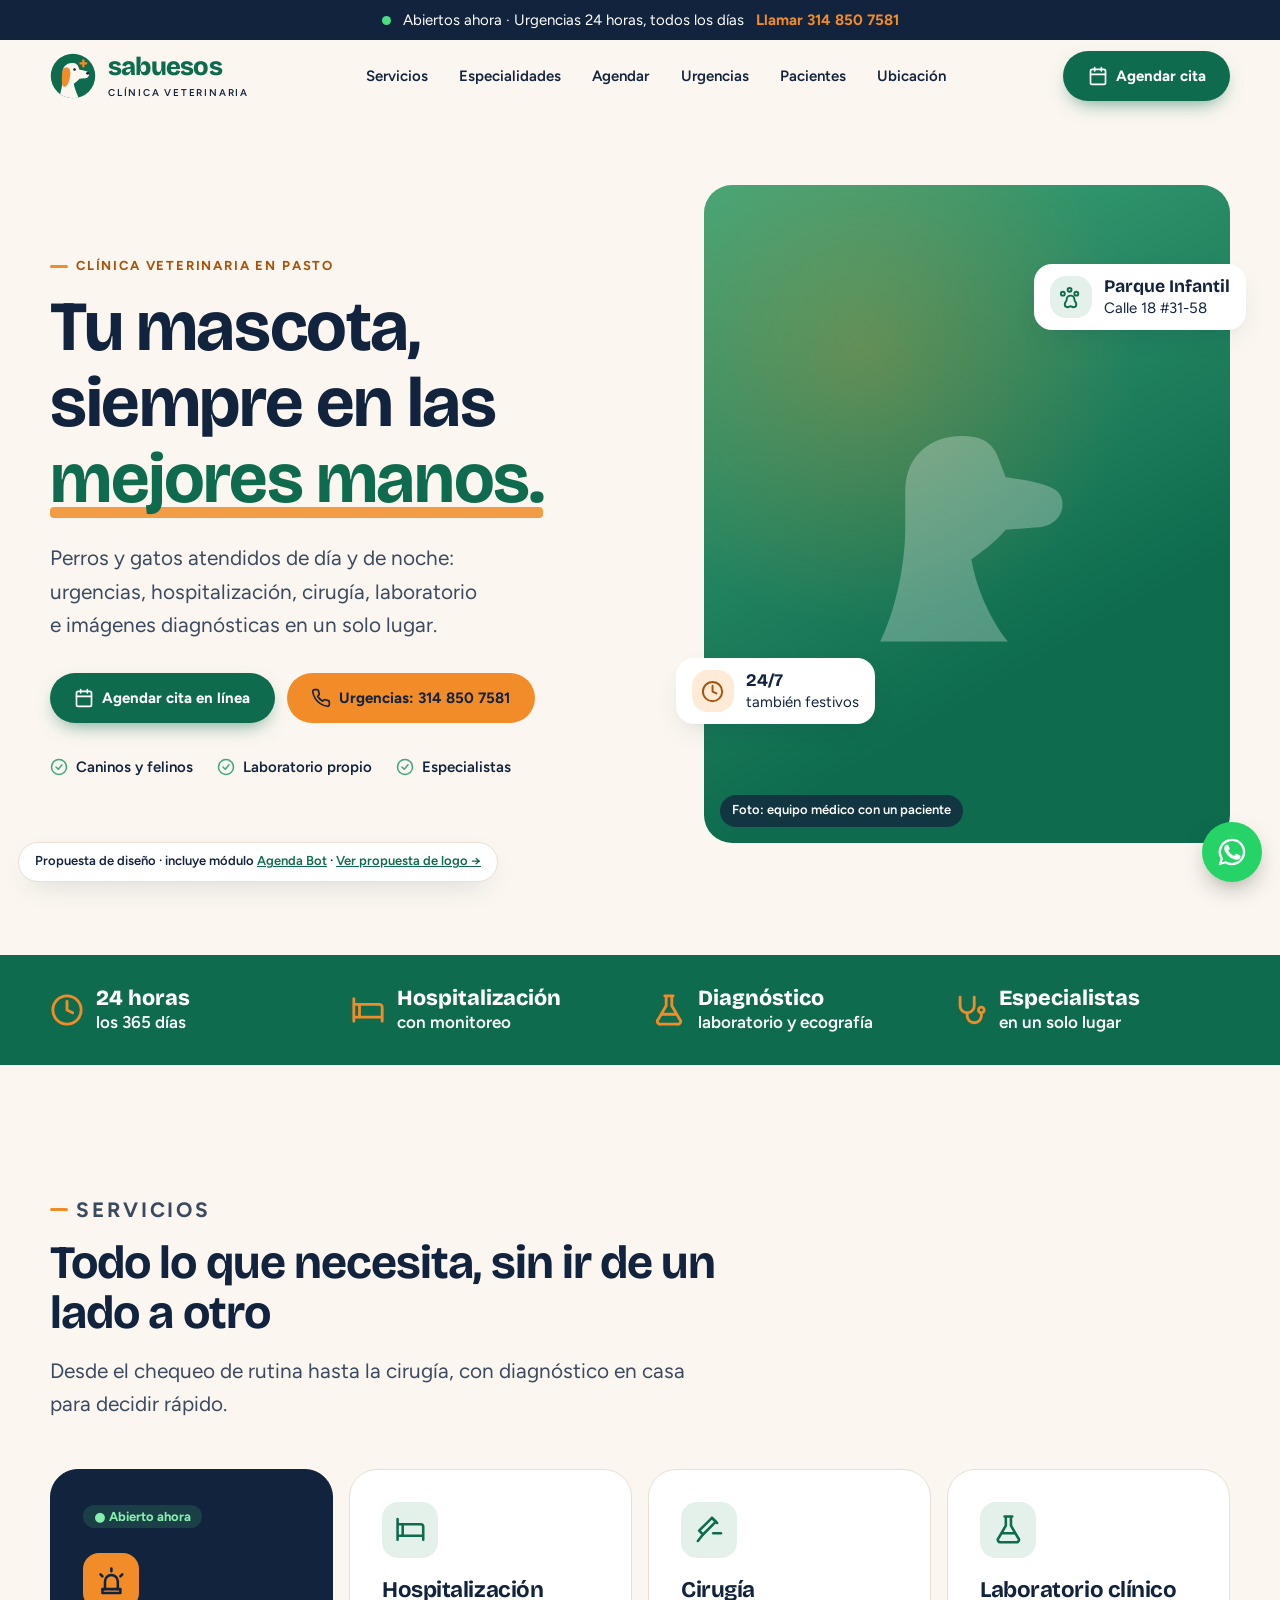
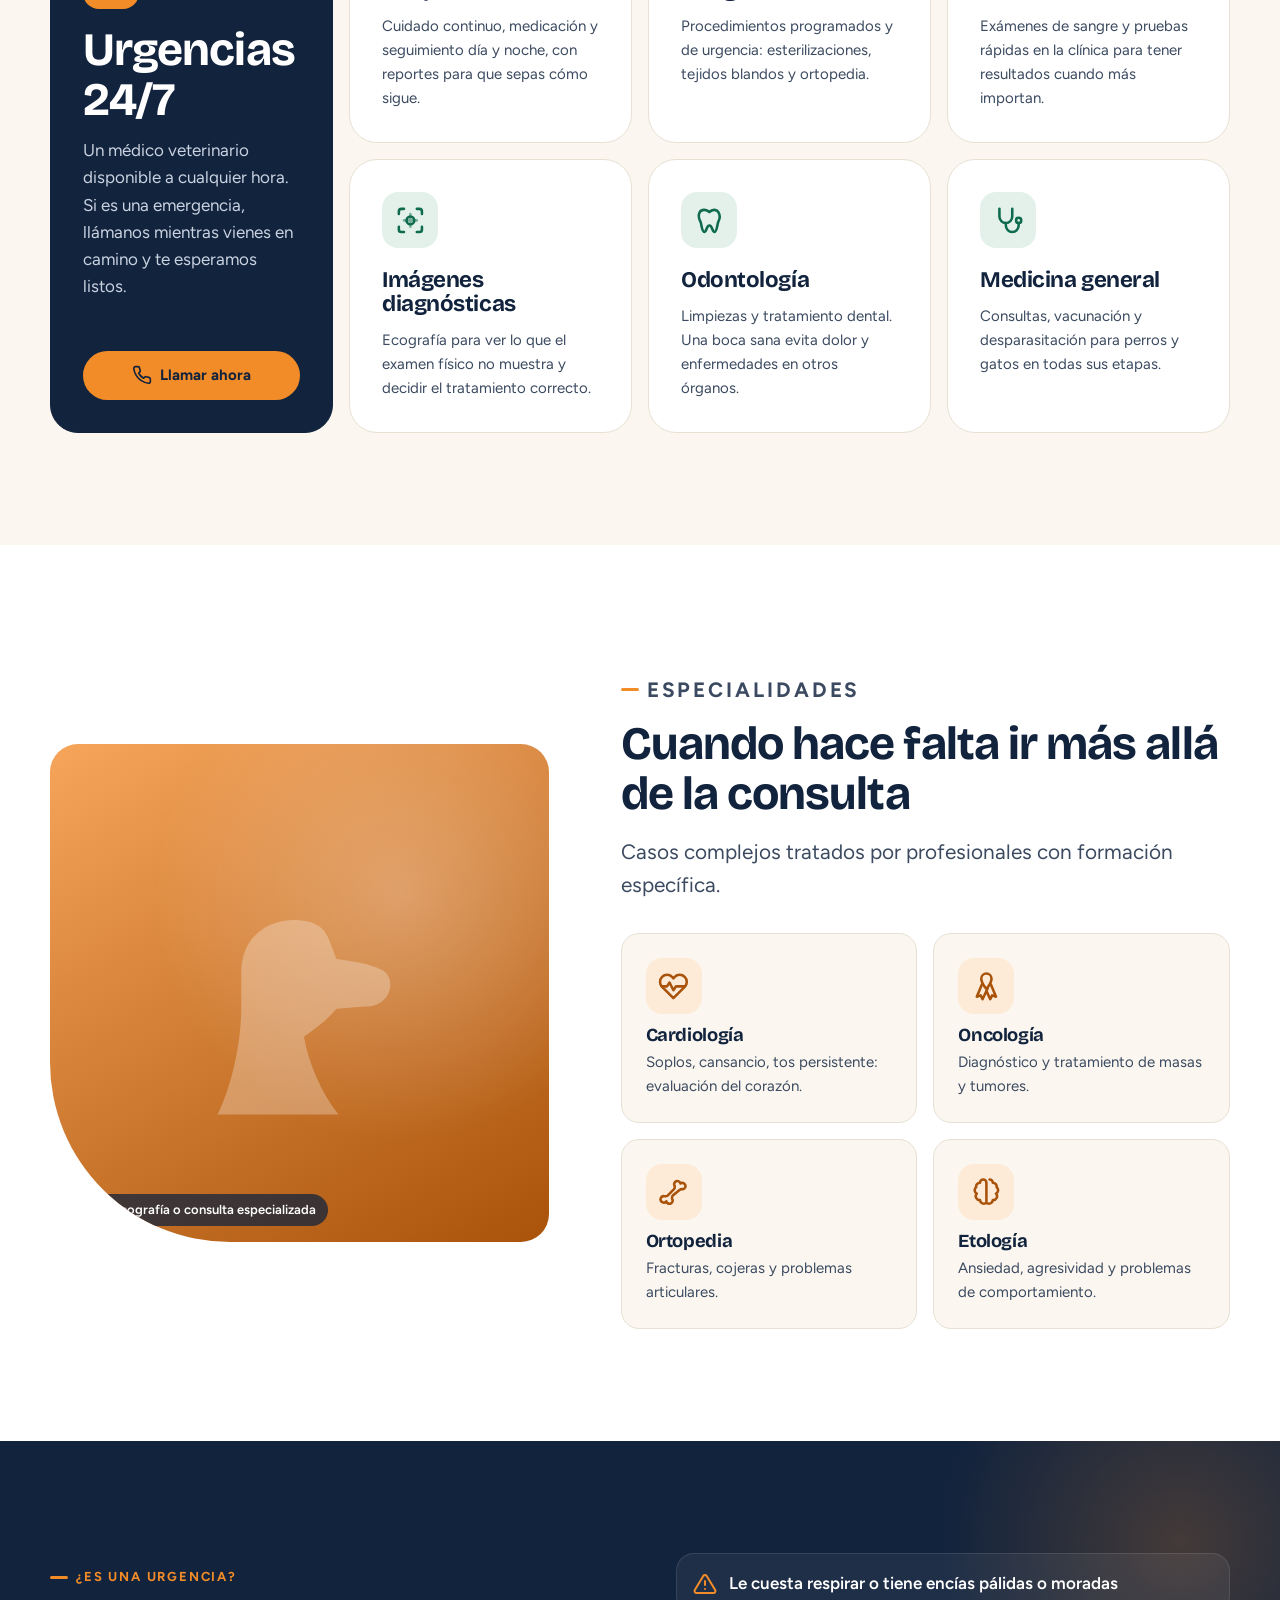
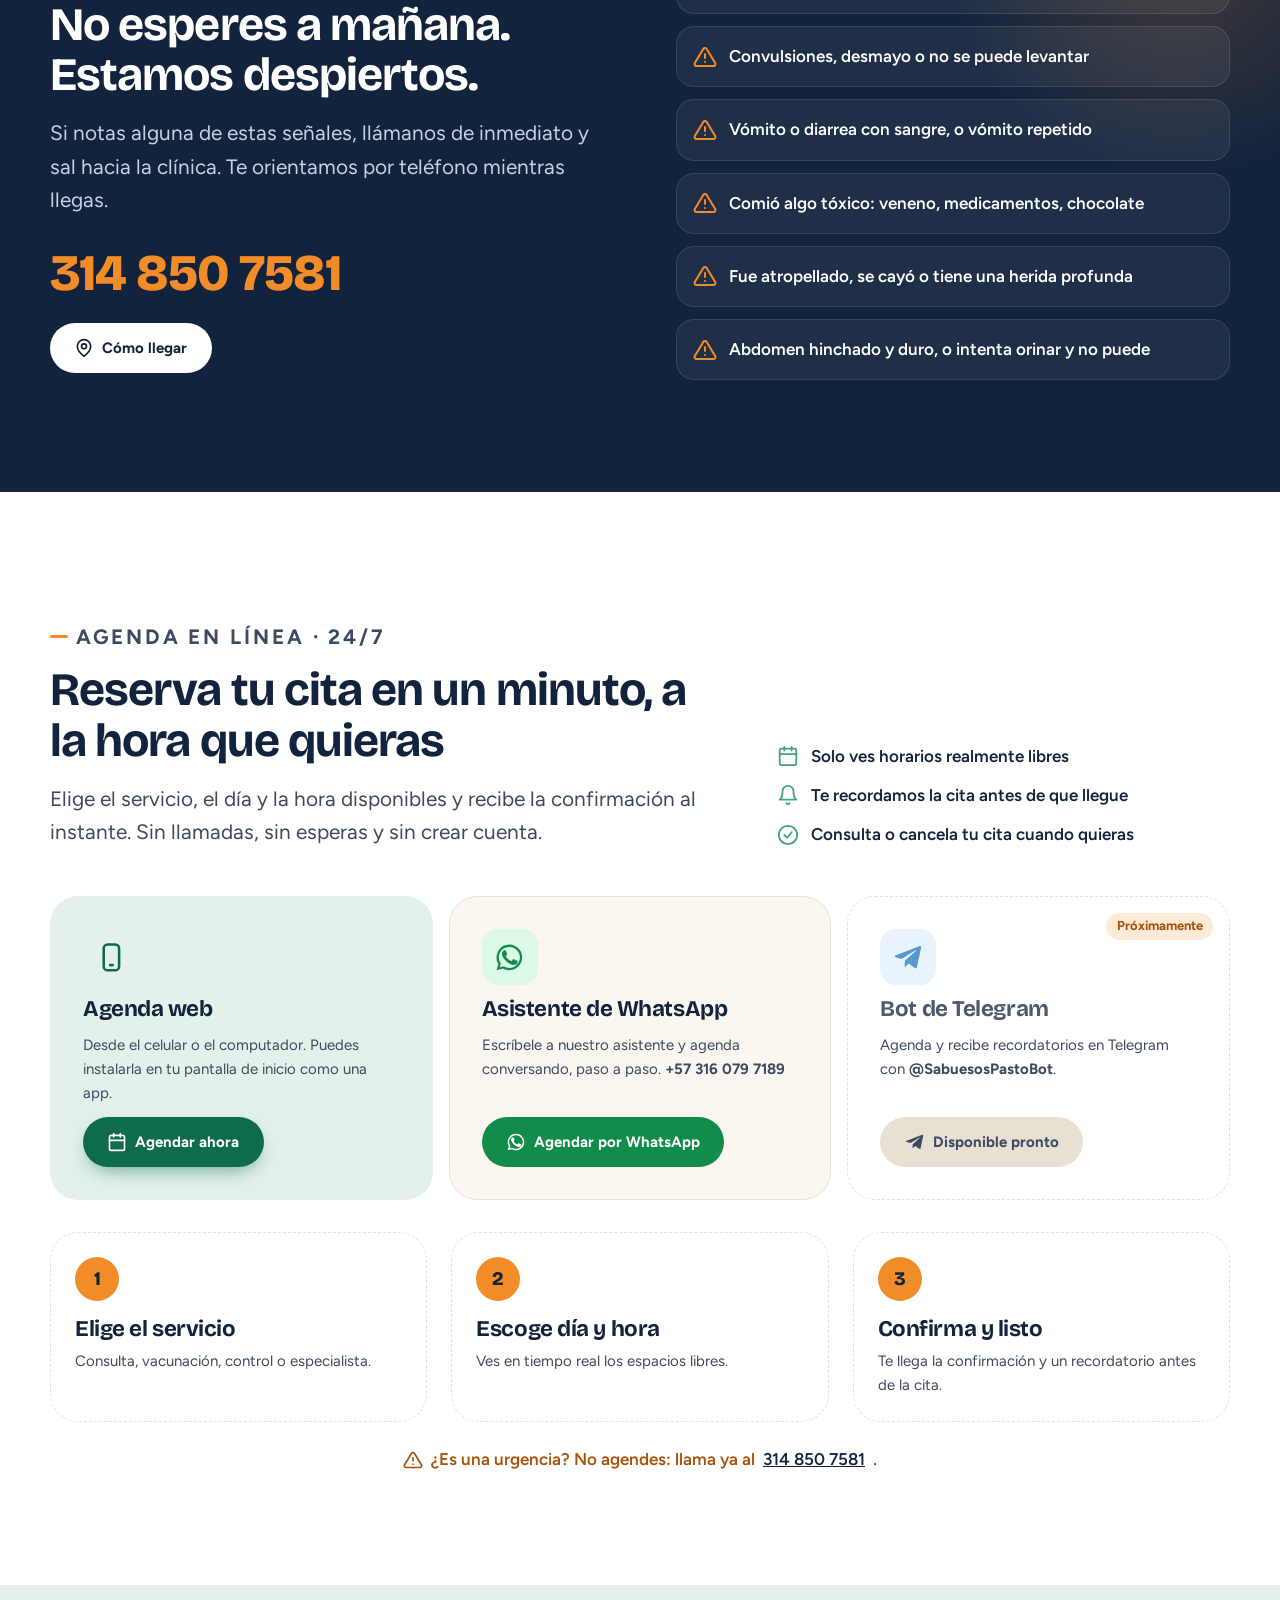
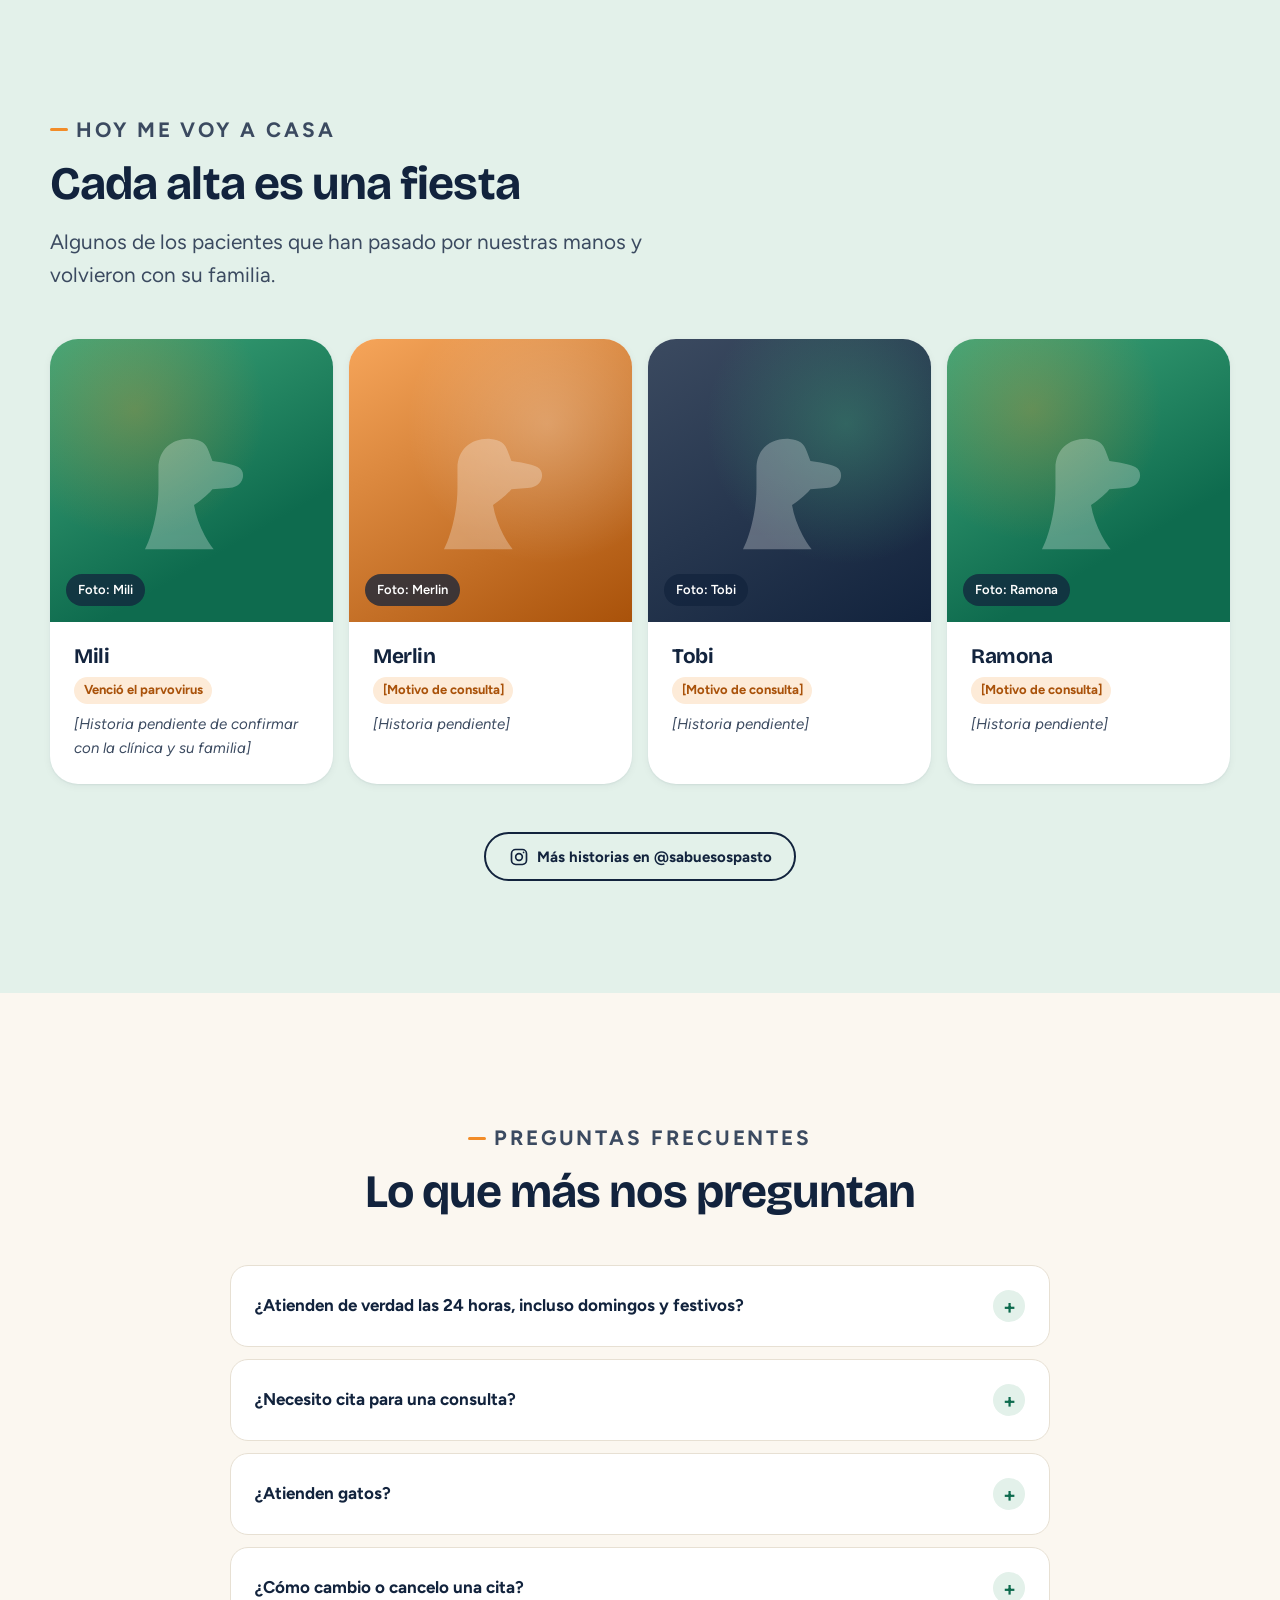
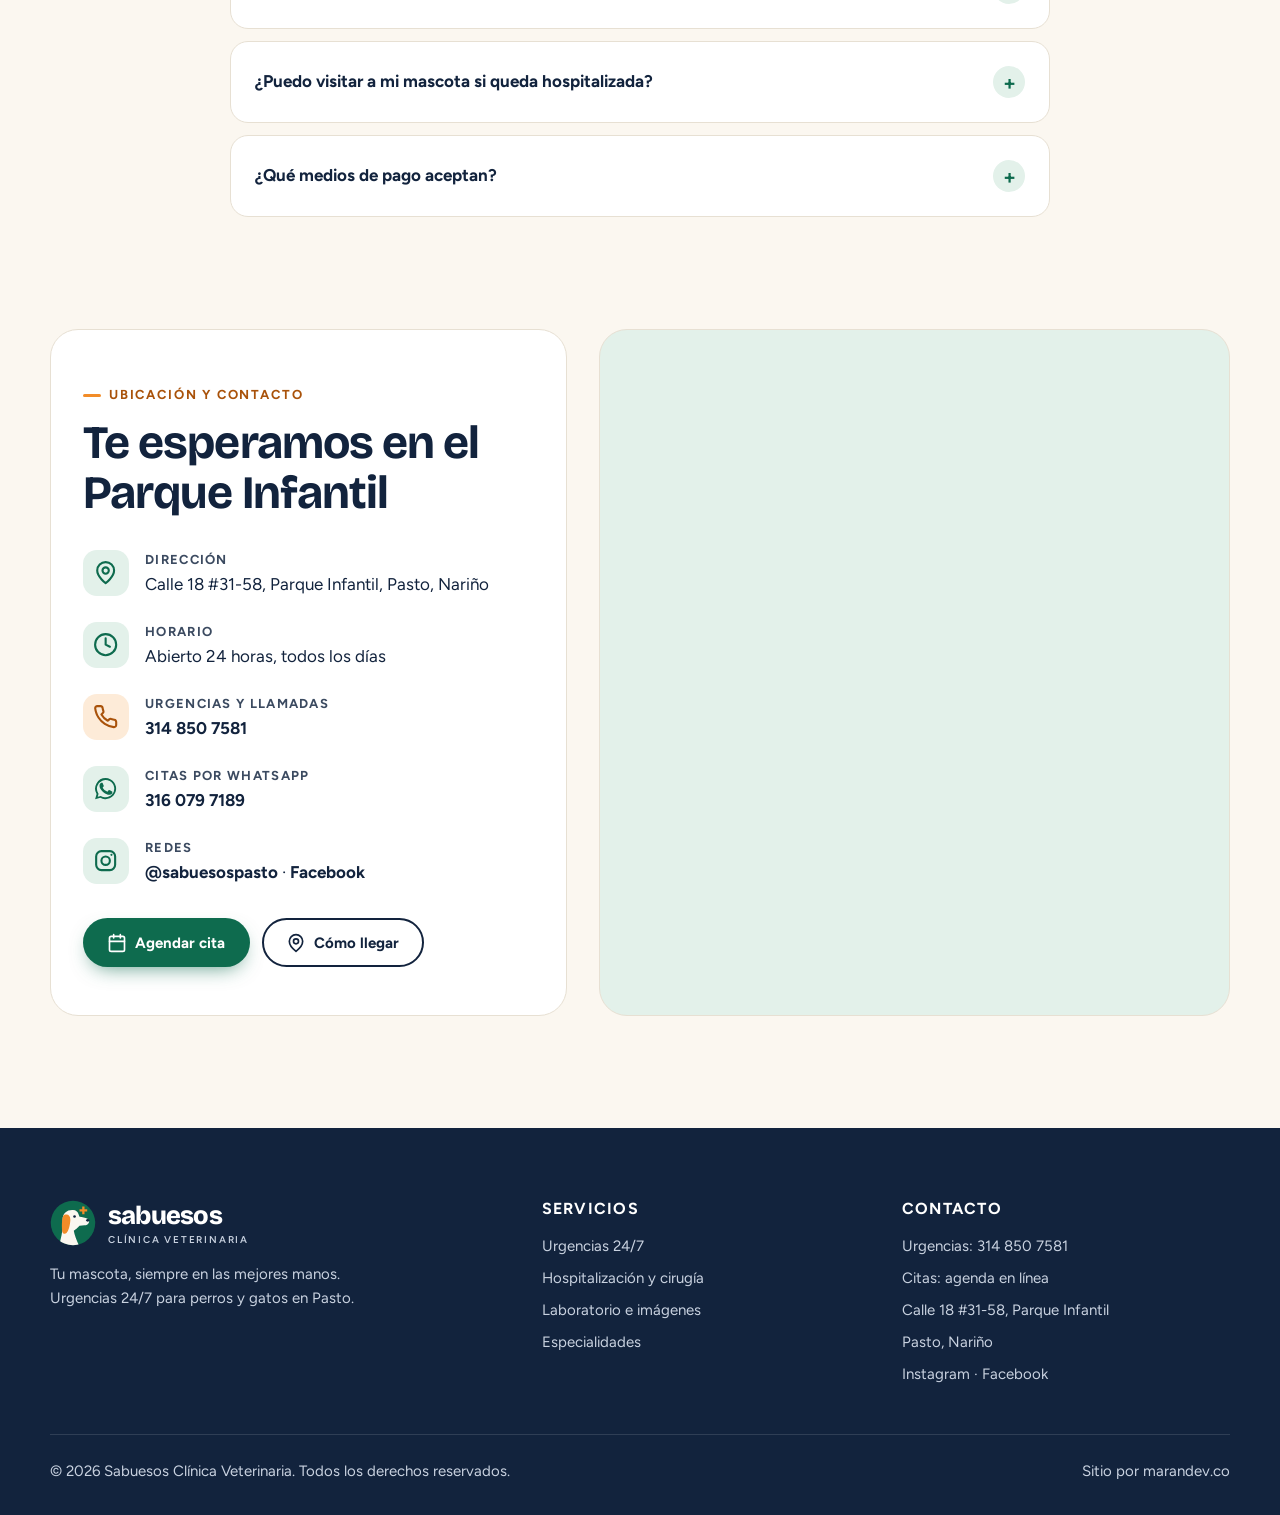
<file: index.html>
<!doctype html>
<html lang="es-CO">
<head>
  <meta charset="utf-8">
  <meta name="viewport" content="width=device-width, initial-scale=1">
  <title>Sabuesos | Clínica Veterinaria 24 horas en Pasto</title>
  <meta name="description" content="Urgencias veterinarias 24/7 en Pasto. Hospitalización, cirugía, laboratorio clínico, ecografía y especialistas para perros y gatos. Calle 18 #31-58, Parque Infantil.">
  <meta name="robots" content="noindex, nofollow">
  <meta name="theme-color" content="#0E6B4E">
  <link rel="icon" href="assets/isotipo.svg" type="image/svg+xml">
  <link rel="canonical" href="https://sabuesos.marandev.co/">

  <meta property="og:type" content="website">
  <meta property="og:locale" content="es_CO">
  <meta property="og:title" content="Sabuesos | Clínica Veterinaria 24 horas en Pasto">
  <meta property="og:description" content="Urgencias 24/7, hospitalización, cirugía, laboratorio e imágenes diagnósticas para perros y gatos en Pasto.">
  <meta property="og:url" content="https://sabuesos.marandev.co/">
  <meta name="twitter:card" content="summary">

  <link rel="preconnect" href="https://fonts.googleapis.com">
  <link rel="preconnect" href="https://fonts.gstatic.com" crossorigin>
  <link href="https://fonts.googleapis.com/css2?family=Bricolage+Grotesque:opsz,wght@12..96,600;12..96,800&family=Figtree:wght@400;600;700&display=swap" rel="stylesheet">
  <link rel="stylesheet" href="styles.css">
  <script src="script.js" defer></script>

  <script type="application/ld+json">
  {
    "@context": "https://schema.org",
    "@type": "VeterinaryCare",
    "name": "Sabuesos Clínica Veterinaria",
    "slogan": "Tu mascota, siempre en las mejores manos",
    "url": "https://sabuesos.marandev.co/",
    "logo": "https://sabuesos.marandev.co/assets/isotipo.svg",
    "telephone": "+57 314 850 7581",
    "address": {
      "@type": "PostalAddress",
      "streetAddress": "Calle 18 #31-58, Parque Infantil",
      "addressLocality": "Pasto",
      "addressRegion": "Nariño",
      "addressCountry": "CO"
    },
    "openingHoursSpecification": {
      "@type": "OpeningHoursSpecification",
      "dayOfWeek": ["Monday","Tuesday","Wednesday","Thursday","Friday","Saturday","Sunday"],
      "opens": "00:00",
      "closes": "23:59"
    },
    "sameAs": ["https://www.instagram.com/sabuesospasto/", "https://www.facebook.com/SabuesosPasto/"]
  }
  </script>
</head>
<body>
  <!-- Íconos -->
  <svg width="0" height="0" style="position:absolute" aria-hidden="true">
    <defs><clipPath id="iso-clip"><circle cx="60" cy="60" r="58"/></clipPath></defs>
    <symbol id="i-logo" viewBox="0 0 120 120">
      <circle cx="60" cy="60" r="58" fill="#0E6B4E"/>
      <g clip-path="url(#iso-clip)">
        <path fill="#FBF7F0" d="M33 50 C33 34 45 25 60 26 C68 26.5 72 30 74 36 L77 44 C84 45 92 46 98 49 C102 51 103 56 101 60 C99 64 95 66 90 66 L77 67 C72 73 66 77 62 80 C64 92 70 106 78 124 L22 124 C28 104 33 84 33 66 Z"/>
        <path fill="#F28C28" d="M40 38 C49 36 54 43 53 54 C52 66 49 80 43 86 C39 90 33 88 32 82 C30 70 31 50 34 43 C35 40 37 38.6 40 38 Z"/>
        <circle cx="64" cy="43" r="3.4" fill="#12233D"/>
        <ellipse cx="98.5" cy="53" rx="4.2" ry="3.6" fill="#12233D"/>
      </g>
      <path fill="#F28C28" d="M84 17h6v7h7v6h-7v7h-6v-7h-7v-6h7z"/>
    </symbol>
    <symbol id="i-dog-mark" viewBox="0 0 120 120">
      <path fill="currentColor" d="M33 50 C33 34 45 25 60 26 C68 26.5 72 30 74 36 L77 44 C84 45 92 46 98 49 C102 51 103 56 101 60 C99 64 95 66 90 66 L77 67 C72 73 66 77 62 80 C64 92 70 106 78 116 L22 116 C28 104 33 84 33 66 Z"/>
    </symbol>
          <symbol id="i-phone" viewBox="0 0 24 24" fill="none" stroke="currentColor" stroke-width="2" stroke-linecap="round" stroke-linejoin="round"><path d="M22 16.9v3a2 2 0 0 1-2.2 2 19.8 19.8 0 0 1-8.6-3.1 19.5 19.5 0 0 1-6-6A19.8 19.8 0 0 1 2.1 4.2 2 2 0 0 1 4.1 2h3a2 2 0 0 1 2 1.7c.1 1 .4 1.9.7 2.8a2 2 0 0 1-.5 2.1L8 9.9a16 16 0 0 0 6 6l1.3-1.3a2 2 0 0 1 2.1-.4c.9.3 1.8.6 2.8.7a2 2 0 0 1 1.7 2z"/></symbol>
      <symbol id="i-clock" viewBox="0 0 24 24" fill="none" stroke="currentColor" stroke-width="2" stroke-linecap="round" stroke-linejoin="round"><circle cx="12" cy="12" r="10"/><path d="M12 6v6l4 2"/></symbol>
      <symbol id="i-check" viewBox="0 0 24 24" fill="none" stroke="currentColor" stroke-width="2" stroke-linecap="round" stroke-linejoin="round"><circle cx="12" cy="12" r="10"/><path d="m8 12 3 3 5-6"/></symbol>
      <symbol id="i-siren" viewBox="0 0 24 24" fill="none" stroke="currentColor" stroke-width="2" stroke-linecap="round" stroke-linejoin="round"><path d="M7 18v-6a5 5 0 0 1 10 0v6"/><path d="M5 21h14v-3H5z"/><path d="M12 2v2M3.5 6.5 5 8M20.5 6.5 19 8"/></symbol>
      <symbol id="i-bed" viewBox="0 0 24 24" fill="none" stroke="currentColor" stroke-width="2" stroke-linecap="round" stroke-linejoin="round"><path d="M2 4v16M2 8h18a2 2 0 0 1 2 2v10M2 17h20"/><path d="M6 8v9"/></symbol>
      <symbol id="i-scalpel" viewBox="0 0 24 24" fill="none" stroke="currentColor" stroke-width="2" stroke-linecap="round" stroke-linejoin="round"><path d="M14 3 4 13l3 3 10-10z"/><path d="m7 16-4 5M14 3l4 4"/><path d="M15 15h6"/></symbol>
      <symbol id="i-flask" viewBox="0 0 24 24" fill="none" stroke="currentColor" stroke-width="2" stroke-linecap="round" stroke-linejoin="round"><path d="M9 2h6M10 2v7L4.5 18.5A2 2 0 0 0 6.2 22h11.6a2 2 0 0 0 1.7-3.5L14 9V2"/><path d="M7 15h10"/></symbol>
      <symbol id="i-scan" viewBox="0 0 24 24" fill="none" stroke="currentColor" stroke-width="2" stroke-linecap="round" stroke-linejoin="round"><path d="M3 7V5a2 2 0 0 1 2-2h2M17 3h2a2 2 0 0 1 2 2v2M21 17v2a2 2 0 0 1-2 2h-2M7 21H5a2 2 0 0 1-2-2v-2"/><path d="M7 12h10M12 7v10" opacity=".5"/><circle cx="12" cy="12" r="3"/></symbol>
      <symbol id="i-tooth" viewBox="0 0 24 24" fill="none" stroke="currentColor" stroke-width="2" stroke-linecap="round" stroke-linejoin="round"><path d="M12 5.5C10 3.5 6 3 4.5 5.5S4 11 5 13s1 8 3 8 1.5-5 4-5 2 5 4 5 2-6 3-8 1.5-5 0-7.5S14 3.5 12 5.5z"/></symbol>
      <symbol id="i-steth" viewBox="0 0 24 24" fill="none" stroke="currentColor" stroke-width="2" stroke-linecap="round" stroke-linejoin="round"><path d="M5 3v6a5 5 0 0 0 10 0V3"/><path d="M10 14v2a5 5 0 0 0 10 0v-2"/><circle cx="20" cy="12" r="2"/></symbol>
      <symbol id="i-heart" viewBox="0 0 24 24" fill="none" stroke="currentColor" stroke-width="2" stroke-linecap="round" stroke-linejoin="round"><path d="M20.8 4.6a5.5 5.5 0 0 0-7.8 0L12 5.7l-1-1.1a5.5 5.5 0 0 0-7.8 7.8L12 21.2l8.8-8.8a5.5 5.5 0 0 0 0-7.8z"/><path d="M3 12h4l2-3 3 6 2-3h7"/></symbol>
      <symbol id="i-ribbon" viewBox="0 0 24 24" fill="none" stroke="currentColor" stroke-width="2" stroke-linecap="round" stroke-linejoin="round"><path d="M12 2a4 4 0 0 0-4 4c0 3 4 8 4 8s4-5 4-8a4 4 0 0 0-4-4z"/><path d="m8.5 10.5-4 9.5 3-1 1.5 3 4-8.5M15.5 10.5l4 9.5-3-1-1.5 3-3-6.5"/></symbol>
      <symbol id="i-bone" viewBox="0 0 24 24" fill="none" stroke="currentColor" stroke-width="2" stroke-linecap="round" stroke-linejoin="round"><path d="M17 10c.7-.7 1.7-.6 2.5-.5A2.5 2.5 0 1 0 17.5 5a2.5 2.5 0 1 0-4.5 2c.1.8.2 1.8-.5 2.5l-5 5c-.7.7-1.7.6-2.5.5A2.5 2.5 0 1 0 6.5 19a2.5 2.5 0 1 0 4.5-2c-.1-.8-.2-1.8.5-2.5z"/></symbol>
      <symbol id="i-brain" viewBox="0 0 24 24" fill="none" stroke="currentColor" stroke-width="2" stroke-linecap="round" stroke-linejoin="round"><path d="M9.5 2A2.5 2.5 0 0 0 7 4.5 3 3 0 0 0 4 8a3 3 0 0 0 .5 5A3 3 0 0 0 7 18a3 3 0 0 0 5 2V4.5A2.5 2.5 0 0 0 9.5 2zM14.5 2A2.5 2.5 0 0 1 17 4.5 3 3 0 0 1 20 8a3 3 0 0 1-.5 5A3 3 0 0 1 17 18a3 3 0 0 1-5 2"/></symbol>
      <symbol id="i-pin" viewBox="0 0 24 24" fill="none" stroke="currentColor" stroke-width="2" stroke-linecap="round" stroke-linejoin="round"><path d="M20 10c0 6-8 12-8 12S4 16 4 10a8 8 0 0 1 16 0z"/><circle cx="12" cy="10" r="3"/></symbol>
      <symbol id="i-alert" viewBox="0 0 24 24" fill="none" stroke="currentColor" stroke-width="2" stroke-linecap="round" stroke-linejoin="round"><path d="M10.3 3.9 1.8 18a2 2 0 0 0 1.7 3h17a2 2 0 0 0 1.7-3L13.7 3.9a2 2 0 0 0-3.4 0z"/><path d="M12 9v4M12 17h.01"/></symbol>
      <symbol id="i-paw" viewBox="0 0 24 24" fill="none" stroke="currentColor" stroke-width="2" stroke-linecap="round" stroke-linejoin="round"><circle cx="11" cy="4" r="2"/><circle cx="18" cy="8" r="2"/><circle cx="4" cy="8" r="2"/><path d="M8 14a4 4 0 0 1 8 0c0 2 2 3 2 5a3 3 0 0 1-3 3c-1.5 0-2-1-3-1s-1.5 1-3 1a3 3 0 0 1-3-3c0-2 2-3 2-5z"/></symbol>
      <symbol id="i-menu" viewBox="0 0 24 24" fill="none" stroke="currentColor" stroke-width="2" stroke-linecap="round" stroke-linejoin="round"><path d="M4 7h16M4 12h16M4 17h16"/></symbol>
      <symbol id="i-close" viewBox="0 0 24 24" fill="none" stroke="currentColor" stroke-width="2" stroke-linecap="round" stroke-linejoin="round"><path d="M6 6l12 12M18 6 6 18"/></symbol>
      <symbol id="i-instagram" viewBox="0 0 24 24" fill="none" stroke="currentColor" stroke-width="2" stroke-linecap="round" stroke-linejoin="round"><rect x="3" y="3" width="18" height="18" rx="5"/><circle cx="12" cy="12" r="4"/><path d="M17.5 6.5h.01"/></symbol>
      <symbol id="i-calendar" viewBox="0 0 24 24" fill="none" stroke="currentColor" stroke-width="2" stroke-linecap="round" stroke-linejoin="round"><rect x="3" y="4" width="18" height="18" rx="2"/><path d="M16 2v4M8 2v4M3 10h18"/></symbol>
    <symbol id="i-bell" viewBox="0 0 24 24" fill="none" stroke="currentColor" stroke-width="2" stroke-linecap="round" stroke-linejoin="round"><path d="M18 8a6 6 0 0 0-12 0c0 7-3 9-3 9h18s-3-2-3-9"/><path d="M13.7 21a2 2 0 0 1-3.4 0"/></symbol>
    <symbol id="i-device" viewBox="0 0 24 24" fill="none" stroke="currentColor" stroke-width="2" stroke-linecap="round" stroke-linejoin="round"><rect x="6" y="2" width="12" height="20" rx="3"/><path d="M11 18h2"/></symbol>
    <symbol id="i-telegram" viewBox="0 0 24 24"><path fill="currentColor" d="M21.9 4.3 18.7 19.4c-.2 1-.9 1.3-1.7.8l-4.7-3.5-2.3 2.2c-.3.3-.5.5-1 .5l.3-4.8 8.8-7.9c.4-.3-.1-.5-.6-.2L6.6 13.3 2 11.9c-1-.3-1-1 .2-1.5L20.5 3.3c.9-.3 1.6.2 1.4 1z"/></symbol>
    <symbol id="i-whatsapp" viewBox="0 0 24 24"><path fill="currentColor" d="M17.5 14.4c-.3-.1-1.8-.9-2-1-.3-.1-.5-.1-.7.1l-.9 1.2c-.2.2-.3.2-.6.1a8.2 8.2 0 0 1-4-3.5c-.3-.5.3-.5.9-1.6.1-.2 0-.4 0-.5l-.9-2.2c-.2-.6-.5-.5-.7-.5h-.6c-.2 0-.5.1-.8.4-.3.3-1 1-1 2.5s1.1 2.9 1.2 3.1c.1.2 2.1 3.3 5.2 4.6 1.9.8 2.7.9 3.6.7.6-.1 1.8-.7 2-1.4.2-.7.2-1.3.2-1.4-.1-.3-.3-.4-.6-.5zM12 2a10 10 0 0 0-8.6 15.1L2 22l5-1.3A10 10 0 1 0 12 2zm0 18.2c-1.5 0-3-.4-4.2-1.1l-.3-.2-3 .8.8-2.9-.2-.3A8.2 8.2 0 1 1 12 20.2z"/></symbol>
  </svg>

  <a class="skip-link" href="#main">Saltar al contenido</a>

  <!-- Barra de urgencias -->
  <div class="urgent-bar">
    <div class="container">
      <span class="pulse" aria-hidden="true"></span>
      <span>Abiertos ahora<span class="ub-long"> · Urgencias 24 horas, todos los días</span></span>
      <a href="tel:+573148507581">Llamar 314 850 7581</a>
    </div>
  </div>

  <!-- Header -->
  <header class="site-header" id="top">
    <div class="container">
      <a class="brand" href="#top" aria-label="Sabuesos, Clínica Veterinaria — inicio">
        <svg aria-hidden="true"><use href="#i-logo"/></svg>
        <span><span class="brand-name">sabuesos</span><span class="brand-sub">Clínica Veterinaria</span></span>
      </a>

      <nav class="site-nav" id="site-nav" aria-label="Principal">
        <ul class="nav-list">
          <li><a href="#servicios">Servicios</a></li>
          <li><a href="#especialidades">Especialidades</a></li>
          <li><a href="#agendar">Agendar</a></li>
          <li><a href="#urgencias">Urgencias</a></li>
          <li><a href="#pacientes">Pacientes</a></li>
          <li><a href="#contacto">Ubicación</a></li>
        </ul>
      </nav>

      <div class="nav-actions">
        <a class="btn btn--primary" href="https://agenda-bot.marandev.co/sabuesos-clinica-veterinaria/agendar-cita" target="_blank" rel="noopener">
          <svg aria-hidden="true"><use href="#i-calendar"/></svg> Agendar cita
        </a>
        <button class="nav-toggle" type="button" aria-expanded="false" aria-controls="site-nav" aria-label="Abrir menú">
          <svg width="24" height="24" aria-hidden="true"><use href="#i-menu"/></svg>
        </button>
      </div>
    </div>
  </header>

  <main id="main">
    <!-- Hero -->
    <section class="hero" aria-labelledby="hero-title">
      <div class="container">
        <div>
          <p class="eyebrow">Clínica veterinaria en Pasto</p>
          <h1 id="hero-title">Tu mascota, siempre en las <em>mejores manos.</em></h1>
          <p class="hero-lead">Perros y gatos atendidos de día y de noche: urgencias, hospitalización, cirugía, laboratorio e imágenes diagnósticas en un solo lugar.</p>
          <div class="hero-ctas">
            <a class="btn btn--primary" href="https://agenda-bot.marandev.co/sabuesos-clinica-veterinaria/agendar-cita" target="_blank" rel="noopener">
              <svg aria-hidden="true"><use href="#i-calendar"/></svg> Agendar cita en línea
            </a>
            <a class="btn btn--urgent" href="tel:+573148507581">
              <svg aria-hidden="true"><use href="#i-phone"/></svg> Urgencias: 314 850 7581
            </a>
          </div>
          <ul class="hero-points">
            <li><svg aria-hidden="true"><use href="#i-check"/></svg> Caninos y felinos</li>
            <li><svg aria-hidden="true"><use href="#i-check"/></svg> Laboratorio propio</li>
            <li><svg aria-hidden="true"><use href="#i-check"/></svg> Especialistas</li>
          </ul>
        </div>

        <div class="hero-media">
          <figure class="photo-ph hero-photo" style="margin:0">
            <svg class="ph-dog" aria-hidden="true"><use href="#i-dog-mark"/></svg>
            <figcaption>Foto: equipo médico con un paciente</figcaption>
          </figure>
          <div class="float-card float-card--a">
            <span class="icon-badge icon-badge--orange"><svg aria-hidden="true"><use href="#i-clock"/></svg></span>
            <span><strong>24/7</strong>también festivos</span>
          </div>
          <div class="float-card float-card--b">
            <span class="icon-badge"><svg aria-hidden="true"><use href="#i-paw"/></svg></span>
            <span><strong>Parque Infantil</strong>Calle 18 #31-58</span>
          </div>
        </div>
      </div>
    </section>

    <!-- Confianza -->
    <section class="trust" aria-label="Por qué Sabuesos">
      <div class="container">
        <ul class="trust-list">
          <li><svg aria-hidden="true"><use href="#i-clock"/></svg><span><strong>24 horas</strong>los 365 días</span></li>
          <li><svg aria-hidden="true"><use href="#i-bed"/></svg><span><strong>Hospitalización</strong>con monitoreo</span></li>
          <li><svg aria-hidden="true"><use href="#i-flask"/></svg><span><strong>Diagnóstico</strong>laboratorio y ecografía</span></li>
          <li><svg aria-hidden="true"><use href="#i-steth"/></svg><span><strong>Especialistas</strong>en un solo lugar</span></li>
        </ul>
      </div>
    </section>

    <!-- Servicios -->
    <section class="section" id="servicios" aria-labelledby="servicios-title">
      <div class="container">
        <div class="section-head reveal">
          <p class="eyebrow">Servicios</p>
          <h2 id="servicios-title">Todo lo que necesita, sin ir de un lado a otro</h2>
          <p>Desde el chequeo de rutina hasta la cirugía, con diagnóstico en casa para decidir rápido.</p>
        </div>

        <div class="services-grid">
          <article class="service-card service-card--featured reveal">
            <div>
              <span class="tag">● Abierto ahora</span>
              <span class="icon-badge" style="margin-top:1.5rem"><svg aria-hidden="true"><use href="#i-siren"/></svg></span>
              <h3 style="margin-top:1rem">Urgencias 24/7</h3>
              <p style="margin-top:.75rem">Un médico veterinario disponible a cualquier hora. Si es una emergencia, llámanos mientras vienes en camino y te esperamos listos.</p>
            </div>
            <a class="btn btn--urgent" href="tel:+573148507581"><svg aria-hidden="true"><use href="#i-phone"/></svg> Llamar ahora</a>
          </article>
          <article class="service-card reveal">
            <span class="icon-badge"><svg aria-hidden="true"><use href="#i-bed"/></svg></span>
            <h3>Hospitalización</h3>
            <p>Cuidado continuo, medicación y seguimiento día y noche, con reportes para que sepas cómo sigue.</p>
          </article>
          <article class="service-card reveal">
            <span class="icon-badge"><svg aria-hidden="true"><use href="#i-scalpel"/></svg></span>
            <h3>Cirugía</h3>
            <p>Procedimientos programados y de urgencia: esterilizaciones, tejidos blandos y ortopedia.</p>
          </article>
          <article class="service-card reveal">
            <span class="icon-badge"><svg aria-hidden="true"><use href="#i-flask"/></svg></span>
            <h3>Laboratorio clínico</h3>
            <p>Exámenes de sangre y pruebas rápidas en la clínica para tener resultados cuando más importan.</p>
          </article>
          <article class="service-card reveal">
            <span class="icon-badge"><svg aria-hidden="true"><use href="#i-scan"/></svg></span>
            <h3>Imágenes diagnósticas</h3>
            <p>Ecografía para ver lo que el examen físico no muestra y decidir el tratamiento correcto.</p>
          </article>
          <article class="service-card reveal">
            <span class="icon-badge"><svg aria-hidden="true"><use href="#i-tooth"/></svg></span>
            <h3>Odontología</h3>
            <p>Limpiezas y tratamiento dental. Una boca sana evita dolor y enfermedades en otros órganos.</p>
          </article>
          <article class="service-card reveal">
            <span class="icon-badge"><svg aria-hidden="true"><use href="#i-steth"/></svg></span>
            <h3>Medicina general</h3>
            <p>Consultas, vacunación y desparasitación para perros y gatos en todas sus etapas.</p>
          </article>
        </div>
      </div>
    </section>

    <!-- Especialidades -->
    <section class="section specialties" id="especialidades" aria-labelledby="esp-title">
      <div class="container">
        <figure class="photo-ph photo-ph--warm spec-photo reveal" style="margin:0">
          <svg class="ph-dog" aria-hidden="true"><use href="#i-dog-mark"/></svg>
          <figcaption>Foto: ecografía o consulta especializada</figcaption>
        </figure>
        <div>
          <div class="section-head reveal" style="margin-bottom:2rem">
            <p class="eyebrow">Especialidades</p>
            <h2 id="esp-title">Cuando hace falta ir más allá de la consulta</h2>
            <p>Casos complejos tratados por profesionales con formación específica.</p>
          </div>
          <ul class="spec-list">
            <li class="reveal"><span class="icon-badge icon-badge--orange"><svg aria-hidden="true"><use href="#i-heart"/></svg></span><h3>Cardiología</h3><p>Soplos, cansancio, tos persistente: evaluación del corazón.</p></li>
            <li class="reveal"><span class="icon-badge icon-badge--orange"><svg aria-hidden="true"><use href="#i-ribbon"/></svg></span><h3>Oncología</h3><p>Diagnóstico y tratamiento de masas y tumores.</p></li>
            <li class="reveal"><span class="icon-badge icon-badge--orange"><svg aria-hidden="true"><use href="#i-bone"/></svg></span><h3>Ortopedia</h3><p>Fracturas, cojeras y problemas articulares.</p></li>
            <li class="reveal"><span class="icon-badge icon-badge--orange"><svg aria-hidden="true"><use href="#i-brain"/></svg></span><h3>Etología</h3><p>Ansiedad, agresividad y problemas de comportamiento.</p></li>
          </ul>
        </div>
      </div>
    </section>

    <!-- Urgencias -->
    <section class="section emergency" id="urgencias" aria-labelledby="urg-title">
      <div class="container">
        <div class="reveal">
          <p class="eyebrow">¿Es una urgencia?</p>
          <h2 id="urg-title">No esperes a mañana. Estamos despiertos.</h2>
          <p class="lead">Si notas alguna de estas señales, llámanos de inmediato y sal hacia la clínica. Te orientamos por teléfono mientras llegas.</p>
          <a class="big-phone" href="tel:+573148507581">314 850 7581</a>
          <a class="btn btn--light" href="https://www.google.com/maps/dir/?api=1&amp;destination=Calle+18+31-58+Pasto+Nari%C3%B1o" target="_blank" rel="noopener">
            <svg aria-hidden="true"><use href="#i-pin"/></svg> Cómo llegar
          </a>
        </div>
        <ul class="alarm-list reveal" aria-label="Señales de alarma">
          <li><svg aria-hidden="true"><use href="#i-alert"/></svg> Le cuesta respirar o tiene encías pálidas o moradas</li>
          <li><svg aria-hidden="true"><use href="#i-alert"/></svg> Convulsiones, desmayo o no se puede levantar</li>
          <li><svg aria-hidden="true"><use href="#i-alert"/></svg> Vómito o diarrea con sangre, o vómito repetido</li>
          <li><svg aria-hidden="true"><use href="#i-alert"/></svg> Comió algo tóxico: veneno, medicamentos, chocolate</li>
          <li><svg aria-hidden="true"><use href="#i-alert"/></svg> Fue atropellado, se cayó o tiene una herida profunda</li>
          <li><svg aria-hidden="true"><use href="#i-alert"/></svg> Abdomen hinchado y duro, o intenta orinar y no puede</li>
        </ul>
      </div>
    </section>

    <!-- Agenda en línea (Agenda Bot) -->
    <section class="section booking" id="agendar" aria-labelledby="agendar-title">
      <div class="container">
        <div class="booking-intro">
          <div class="section-head reveal" style="margin-bottom:0">
            <p class="eyebrow">Agenda en línea · 24/7</p>
            <h2 id="agendar-title">Reserva tu cita en un minuto, a la hora que quieras</h2>
            <p>Elige el servicio, el día y la hora disponibles y recibe la confirmación al instante. Sin llamadas, sin esperas y sin crear cuenta.</p>
          </div>
          <ul class="booking-perks reveal">
            <li><svg aria-hidden="true"><use href="#i-calendar"/></svg> Solo ves horarios realmente libres</li>
            <li><svg aria-hidden="true"><use href="#i-bell"/></svg> Te recordamos la cita antes de que llegue</li>
            <li><svg aria-hidden="true"><use href="#i-check"/></svg> Consulta o cancela tu cita cuando quieras</li>
          </ul>
        </div>

        <div class="channels">
          <article class="channel channel--web reveal">
            <span class="icon-badge"><svg aria-hidden="true"><use href="#i-device"/></svg></span>
            <h3>Agenda web</h3>
            <p>Desde el celular o el computador. Puedes instalarla en tu pantalla de inicio como una app.</p>
            <a class="btn btn--primary" href="https://agenda-bot.marandev.co/sabuesos-clinica-veterinaria/agendar-cita" target="_blank" rel="noopener"><svg aria-hidden="true"><use href="#i-calendar"/></svg> Agendar ahora</a>
          </article>
          <article class="channel reveal">
            <span class="icon-badge icon-badge--wa"><svg aria-hidden="true"><use href="#i-whatsapp"/></svg></span>
            <h3>Asistente de WhatsApp</h3>
            <p>Escríbele a nuestro asistente y agenda conversando, paso a paso. <strong>+57 316 079 7189</strong></p>
            <a class="btn btn--wa" href="https://wa.me/573160797189?text=Hola%2C%20quiero%20agendar%20una%20cita%20en%20Sabuesos" target="_blank" rel="noopener"><svg aria-hidden="true"><use href="#i-whatsapp"/></svg> Agendar por WhatsApp</a>
          </article>
          <article class="channel channel--soon reveal">
            <span class="soon-tag">Próximamente</span>
            <span class="icon-badge icon-badge--tg"><svg aria-hidden="true"><use href="#i-telegram"/></svg></span>
            <h3>Bot de Telegram</h3>
            <p>Agenda y recibe recordatorios en Telegram con <strong>@SabuesosPastoBot</strong>.</p>
            <span class="btn btn--disabled" aria-disabled="true"><svg aria-hidden="true"><use href="#i-telegram"/></svg> Disponible pronto</span>
          </article>
        </div>

        <ol class="steps steps--compact">
          <li class="reveal"><h3>Elige el servicio</h3><p>Consulta, vacunación, control o especialista.</p></li>
          <li class="reveal"><h3>Escoge día y hora</h3><p>Ves en tiempo real los espacios libres.</p></li>
          <li class="reveal"><h3>Confirma y listo</h3><p>Te llega la confirmación y un recordatorio antes de la cita.</p></li>
        </ol>
        <p class="booking-note reveal"><svg aria-hidden="true"><use href="#i-alert"/></svg> ¿Es una urgencia? No agendes: llama ya al <a href="tel:+573148507581">314 850 7581</a>.</p>
      </div>
    </section>

    <!-- Pacientes -->
    <section class="section patients" id="pacientes" aria-labelledby="pac-title">
      <div class="container">
        <div class="section-head reveal">
          <p class="eyebrow">Hoy me voy a casa</p>
          <h2 id="pac-title">Cada alta es una fiesta</h2>
          <p>Algunos de los pacientes que han pasado por nuestras manos y volvieron con su familia.</p>
        </div>
        <div class="patients-grid">
          <article class="patient-card reveal">
            <figure class="photo-ph" style="margin:0"><svg class="ph-dog" aria-hidden="true"><use href="#i-dog-mark"/></svg><figcaption>Foto: Mili</figcaption></figure>
            <div class="patient-body"><h3>Mili</h3><span class="badge">Venció el parvovirus</span><p class="pending">[Historia pendiente de confirmar con la clínica y su familia]</p></div>
          </article>
          <article class="patient-card reveal">
            <figure class="photo-ph photo-ph--warm" style="margin:0"><svg class="ph-dog" aria-hidden="true"><use href="#i-dog-mark"/></svg><figcaption>Foto: Merlin</figcaption></figure>
            <div class="patient-body"><h3>Merlin</h3><span class="badge">[Motivo de consulta]</span><p class="pending">[Historia pendiente]</p></div>
          </article>
          <article class="patient-card reveal">
            <figure class="photo-ph photo-ph--navy" style="margin:0"><svg class="ph-dog" aria-hidden="true"><use href="#i-dog-mark"/></svg><figcaption>Foto: Tobi</figcaption></figure>
            <div class="patient-body"><h3>Tobi</h3><span class="badge">[Motivo de consulta]</span><p class="pending">[Historia pendiente]</p></div>
          </article>
          <article class="patient-card reveal">
            <figure class="photo-ph" style="margin:0"><svg class="ph-dog" aria-hidden="true"><use href="#i-dog-mark"/></svg><figcaption>Foto: Ramona</figcaption></figure>
            <div class="patient-body"><h3>Ramona</h3><span class="badge">[Motivo de consulta]</span><p class="pending">[Historia pendiente]</p></div>
          </article>
        </div>
        <div class="center-cta reveal">
          <a class="btn btn--ghost" href="https://www.instagram.com/sabuesospasto/" target="_blank" rel="noopener">
            <svg aria-hidden="true"><use href="#i-instagram"/></svg> Más historias en @sabuesospasto
          </a>
        </div>
      </div>
    </section>

    <!-- FAQ -->
    <section class="section" id="preguntas" aria-labelledby="faq-title">
      <div class="container">
        <div class="section-head section-head--center reveal">
          <p class="eyebrow">Preguntas frecuentes</p>
          <h2 id="faq-title">Lo que más nos preguntan</h2>
        </div>
        <div class="faq-list reveal">
          <details>
            <summary>¿Atienden de verdad las 24 horas, incluso domingos y festivos?</summary>
            <p>Sí. La clínica funciona las 24 horas, todos los días del año. En la noche te recomendamos llamar antes de salir para que te esperemos listos.</p>
          </details>
          <details>
            <summary>¿Necesito cita para una consulta?</summary>
            <p>Para consultas generales y especialistas sí. Puedes agendar a cualquier hora en nuestra <a href="https://agenda-bot.marandev.co/sabuesos-clinica-veterinaria/agendar-cita" target="_blank" rel="noopener">agenda en línea</a> o con el asistente de WhatsApp. Las urgencias se atienden sin cita.</p>
          </details>
          <details>
            <summary>¿Atienden gatos?</summary>
            <p>Sí, atendemos caninos y felinos. Sabemos que los gatos se estresan con facilidad, así que los manejamos con calma y sin prisas.</p>
          </details>
          <details>
            <summary>¿Cómo cambio o cancelo una cita?</summary>
            <p>Entra a la <a href="https://agenda-bot.marandev.co/sabuesos-clinica-veterinaria/agendar-cita" target="_blank" rel="noopener">agenda en línea</a> y elige “Consúltala o cancélala”, o escríbele al asistente de WhatsApp. Así liberas el espacio para otra mascota.</p>
          </details>
          <details>
            <summary>¿Puedo visitar a mi mascota si queda hospitalizada?</summary>
            <p class="pending">[Pendiente: política de visitas y reportes de la clínica]</p>
          </details>
          <details>
            <summary>¿Qué medios de pago aceptan?</summary>
            <p class="pending">[Pendiente: confirmar medios de pago con la clínica]</p>
          </details>
        </div>
      </div>
    </section>

    <!-- Contacto -->
    <section class="section contact" id="contacto" aria-labelledby="contacto-title" style="padding-top:0">
      <div class="container">
        <div class="contact-card reveal">
          <p class="eyebrow">Ubicación y contacto</p>
          <h2 id="contacto-title">Te esperamos en el Parque Infantil</h2>
          <ul class="contact-list">
            <li><span class="icon-badge"><svg aria-hidden="true"><use href="#i-pin"/></svg></span><span><strong>Dirección</strong>Calle 18 #31-58, Parque Infantil, Pasto, Nariño</span></li>
            <li><span class="icon-badge"><svg aria-hidden="true"><use href="#i-clock"/></svg></span><span><strong>Horario</strong>Abierto 24 horas, todos los días</span></li>
            <li><span class="icon-badge icon-badge--orange"><svg aria-hidden="true"><use href="#i-phone"/></svg></span><span><strong>Urgencias y llamadas</strong><a href="tel:+573148507581">314 850 7581</a></span></li>
            <li><span class="icon-badge"><svg aria-hidden="true"><use href="#i-whatsapp"/></svg></span><span><strong>Citas por WhatsApp</strong><a href="https://wa.me/573160797189?text=Hola%2C%20quiero%20agendar%20una%20cita%20en%20Sabuesos" target="_blank" rel="noopener">316 079 7189</a></span></li>
            <li><span class="icon-badge"><svg aria-hidden="true"><use href="#i-instagram"/></svg></span><span><strong>Redes</strong><a href="https://www.instagram.com/sabuesospasto/" target="_blank" rel="noopener">@sabuesospasto</a> · <a href="https://www.facebook.com/SabuesosPasto/" target="_blank" rel="noopener">Facebook</a></span></li>
          </ul>
          <div class="contact-ctas">
            <a class="btn btn--primary" href="https://agenda-bot.marandev.co/sabuesos-clinica-veterinaria/agendar-cita" target="_blank" rel="noopener"><svg aria-hidden="true"><use href="#i-calendar"/></svg> Agendar cita</a>
            <a class="btn btn--ghost" href="https://www.google.com/maps/dir/?api=1&amp;destination=Calle+18+31-58+Pasto+Nari%C3%B1o" target="_blank" rel="noopener"><svg aria-hidden="true"><use href="#i-pin"/></svg> Cómo llegar</a>
          </div>
        </div>
        <div class="map reveal">
          <iframe title="Mapa: Sabuesos, Calle 18 #31-58, Pasto" loading="lazy" referrerpolicy="no-referrer-when-downgrade"
            src="https://www.google.com/maps?q=Calle+18+%2331-58,+Pasto,+Nari%C3%B1o,+Colombia&amp;output=embed"></iframe>
        </div>
      </div>
    </section>
  </main>

  <footer class="site-footer">
    <div class="container">
      <div class="footer-grid">
        <div>
          <a class="brand" href="#top" aria-label="Sabuesos — volver arriba">
            <svg aria-hidden="true"><use href="#i-logo"/></svg>
            <span><span class="brand-name">sabuesos</span><span class="brand-sub">Clínica Veterinaria</span></span>
          </a>
          <p class="footer-tagline">Tu mascota, siempre en las mejores manos. Urgencias 24/7 para perros y gatos en Pasto.</p>
        </div>
        <div>
          <h2>Servicios</h2>
          <ul>
            <li><a href="#urgencias">Urgencias 24/7</a></li>
            <li><a href="#servicios">Hospitalización y cirugía</a></li>
            <li><a href="#servicios">Laboratorio e imágenes</a></li>
            <li><a href="#especialidades">Especialidades</a></li>
          </ul>
        </div>
        <div>
          <h2>Contacto</h2>
          <ul>
            <li>Urgencias: <a href="tel:+573148507581">314 850 7581</a></li>
            <li>Citas: <a href="https://agenda-bot.marandev.co/sabuesos-clinica-veterinaria/agendar-cita" target="_blank" rel="noopener">agenda en línea</a></li>
            <li>Calle 18 #31-58, Parque Infantil</li>
            <li>Pasto, Nariño</li>
            <li><a href="https://www.instagram.com/sabuesospasto/" target="_blank" rel="noopener">Instagram</a> · <a href="https://www.facebook.com/SabuesosPasto/" target="_blank" rel="noopener">Facebook</a></li>
          </ul>
        </div>
      </div>
      <div class="footer-bottom">
        <span>© <span data-year>2026</span> Sabuesos Clínica Veterinaria. Todos los derechos reservados.</span>
        <span>Sitio por <a href="https://marandev.co" target="_blank" rel="noopener">marandev.co</a></span>
      </div>
    </div>
  </footer>

  <a class="wa-float" href="https://wa.me/573160797189?text=Hola%2C%20quiero%20agendar%20una%20cita%20en%20Sabuesos" target="_blank" rel="noopener" aria-label="Agendar cita por WhatsApp">
    <svg aria-hidden="true"><use href="#i-whatsapp"/></svg>
  </a>
  <p class="proposal-note">Propuesta de diseño · incluye módulo <a href="#agendar">Agenda Bot</a> · <a href="logo.html">Ver propuesta de logo →</a></p>
</body>
</html>
</file>
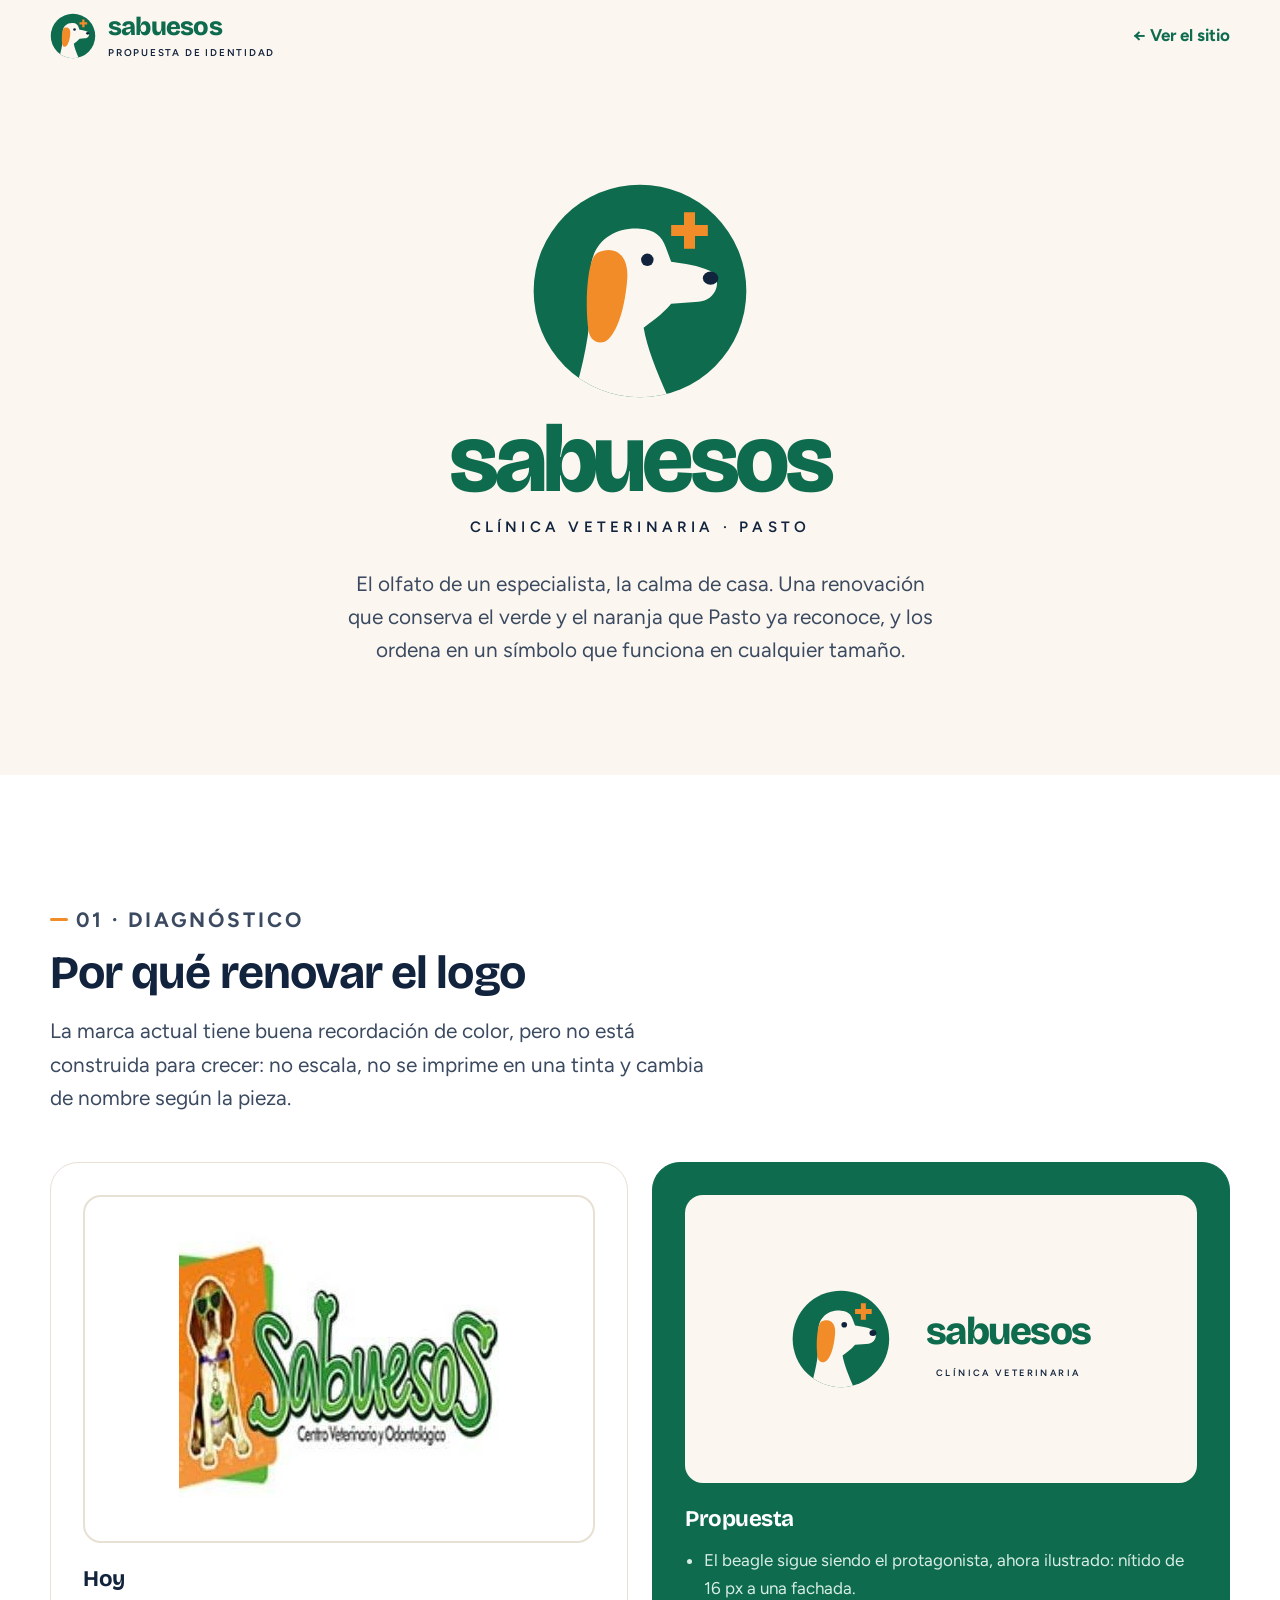
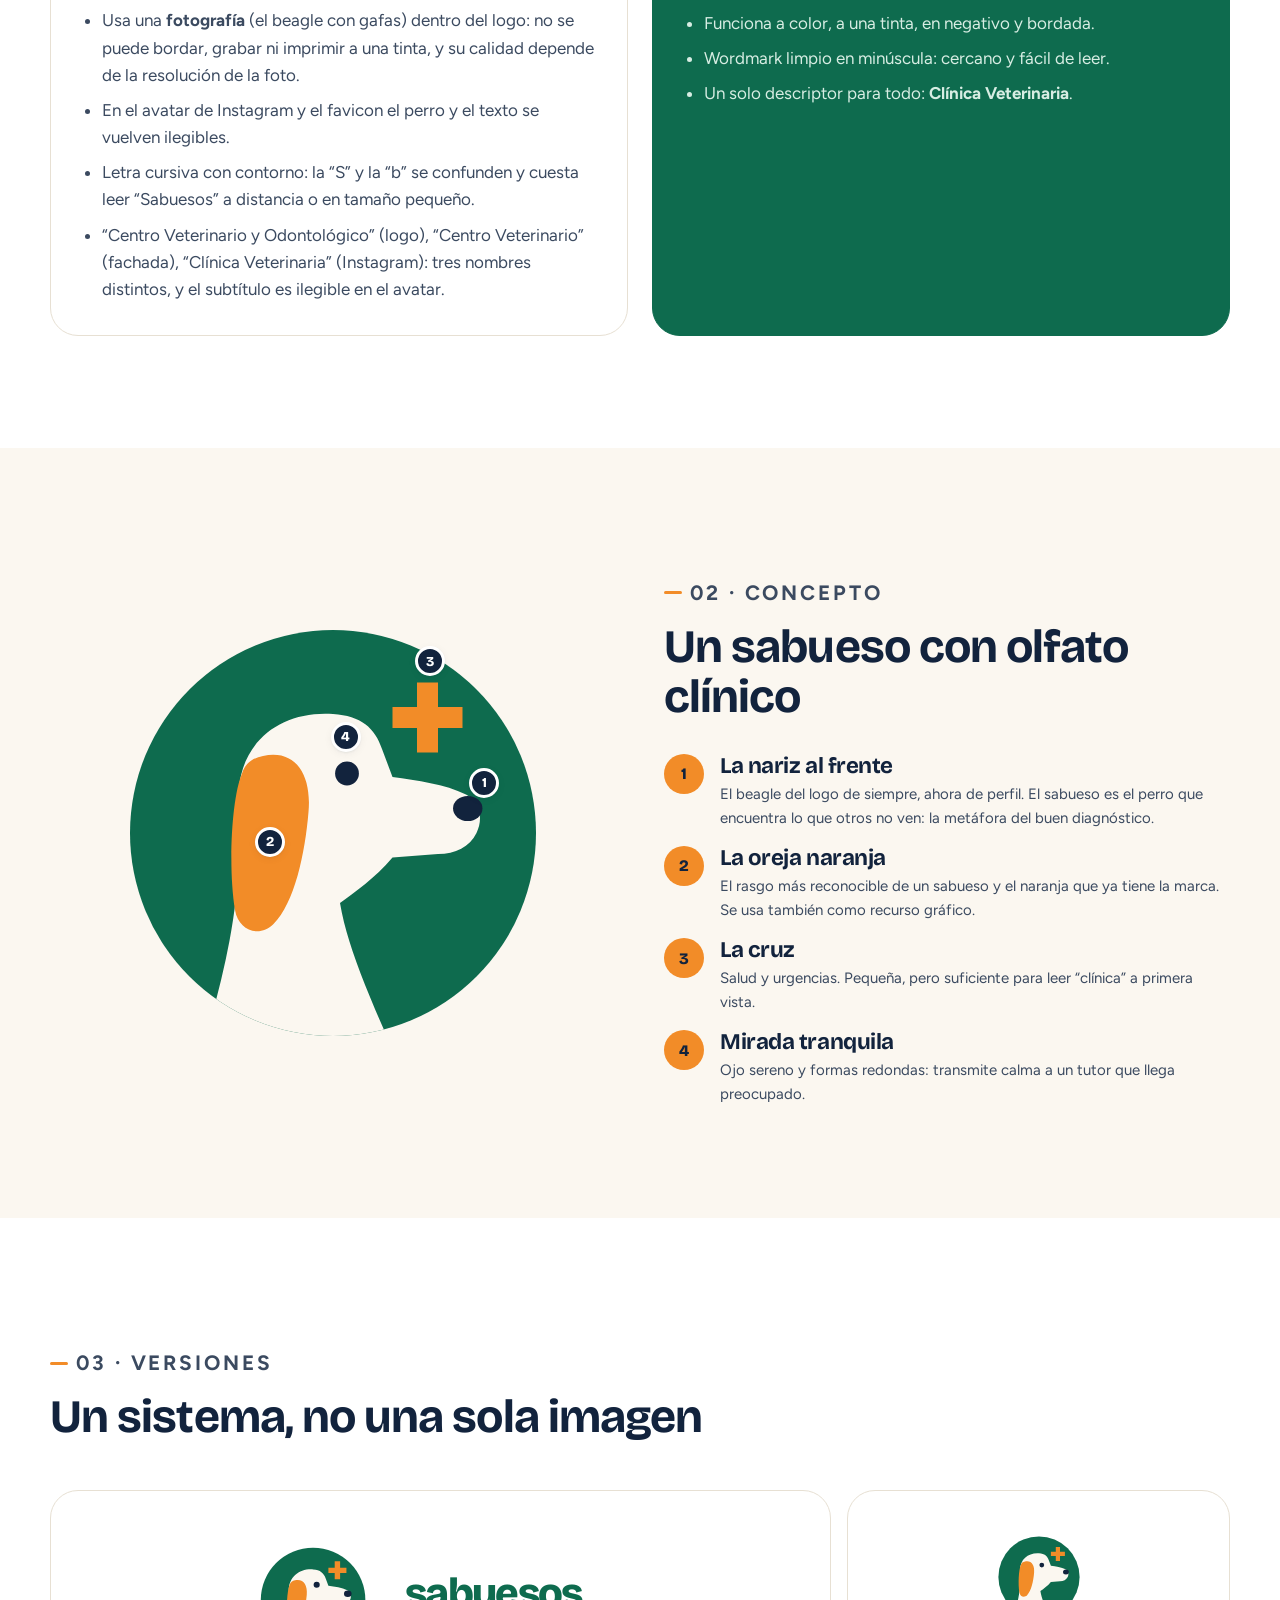
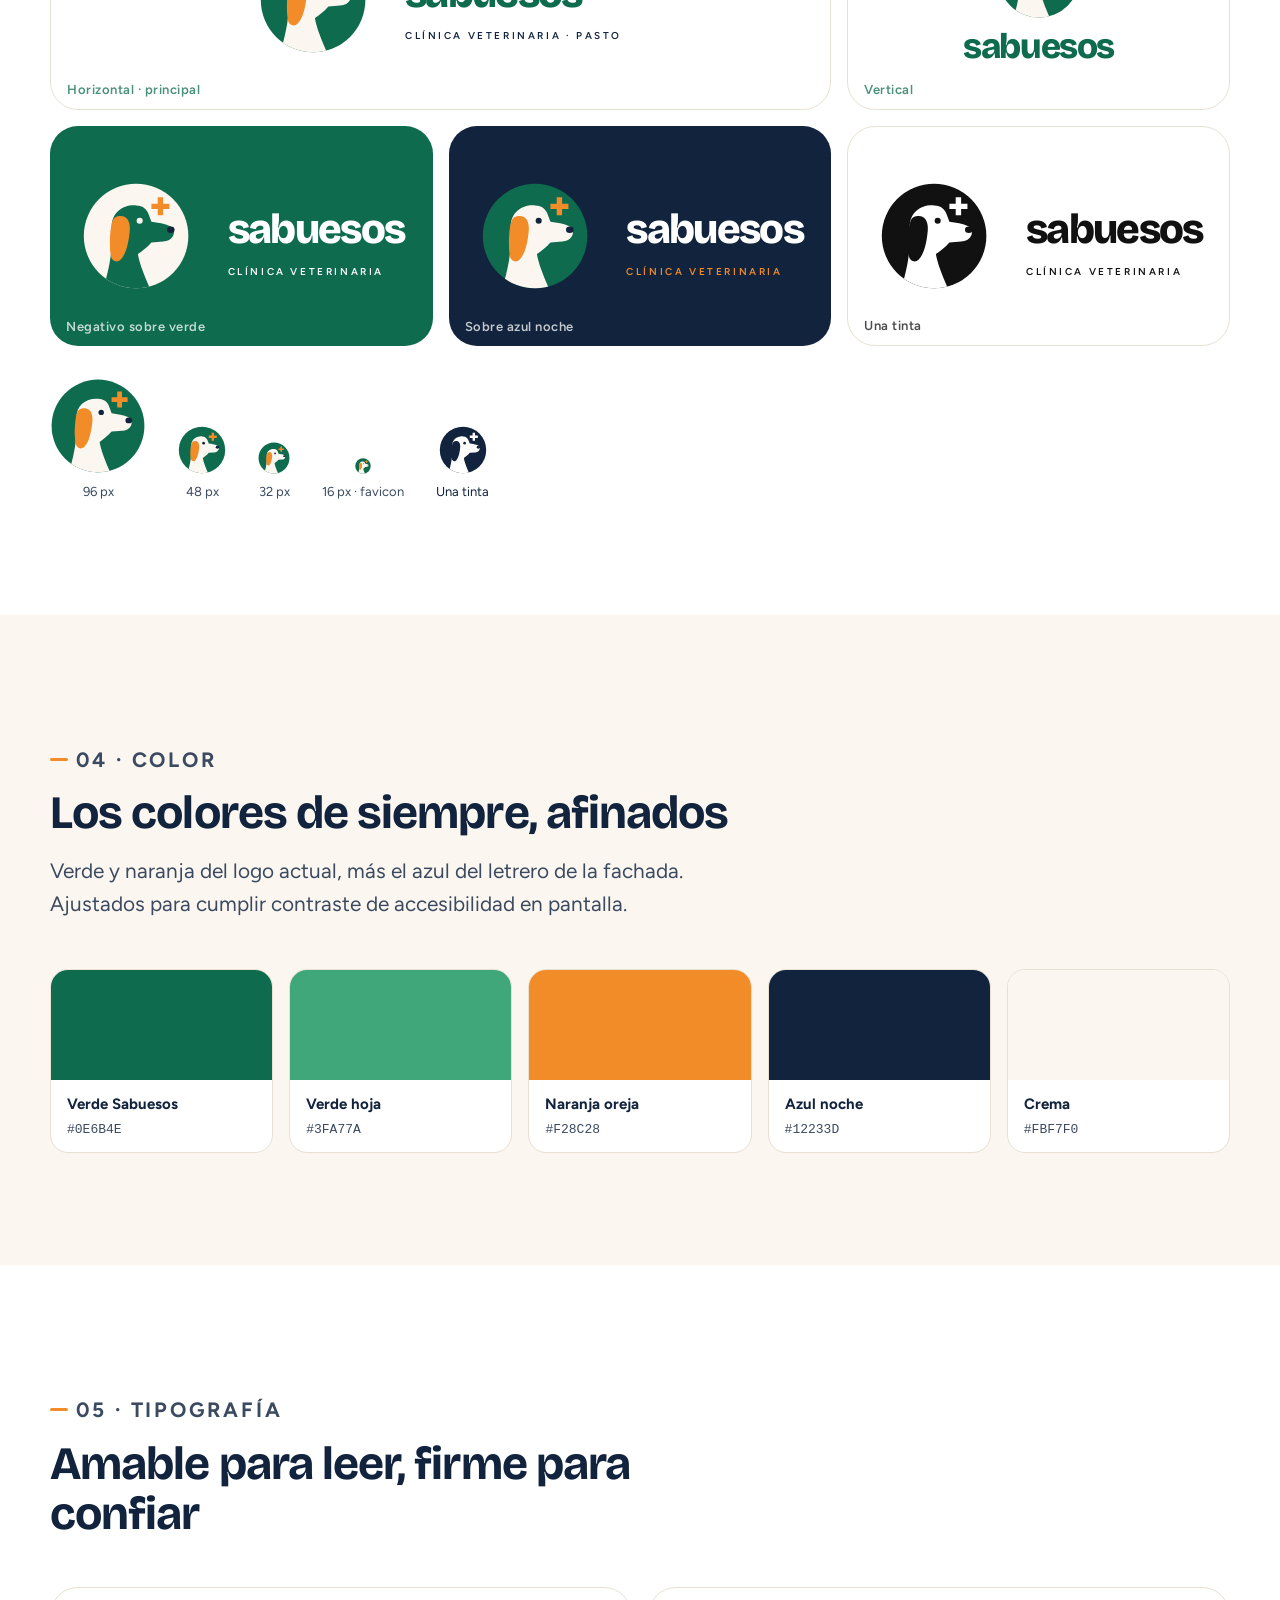
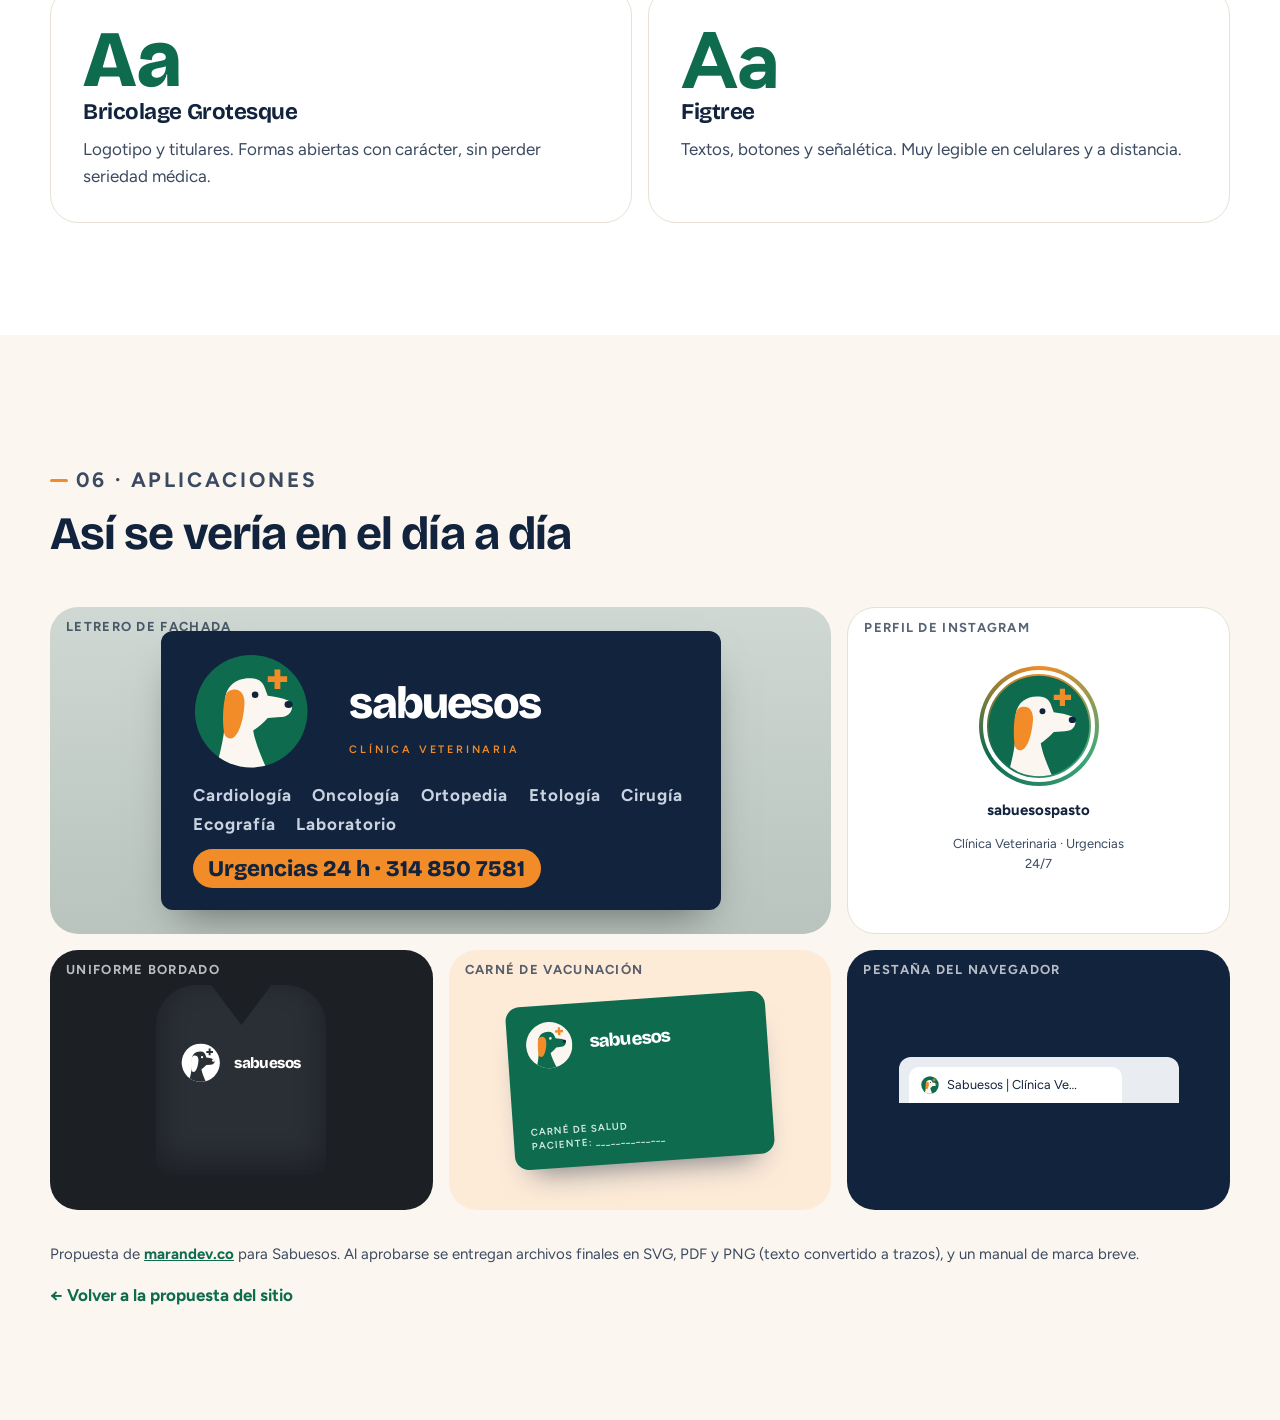
<file: logo.html>
<!doctype html>
<html lang="es-CO">
<head>
  <meta charset="utf-8">
  <meta name="viewport" content="width=device-width, initial-scale=1">
  <title>Sabuesos | Propuesta de identidad</title>
  <meta name="robots" content="noindex">
  <link rel="icon" href="assets/isotipo.svg" type="image/svg+xml">
  <link rel="preconnect" href="https://fonts.googleapis.com">
  <link rel="preconnect" href="https://fonts.gstatic.com" crossorigin>
  <link href="https://fonts.googleapis.com/css2?family=Bricolage+Grotesque:opsz,wght@12..96,600;12..96,800&family=Figtree:wght@400;600;700&display=swap" rel="stylesheet">
  <link rel="stylesheet" href="styles.css">
  <style>
    /* ---------- Página de identidad ---------- */
    .id-hero { min-height: 78vh; display: grid; place-items: center; text-align: center; background: var(--cream); padding: var(--spacing-8) 0; }
    .id-hero .lockup-v { display: grid; justify-items: center; gap: var(--spacing-4); }
    .id-hero .iso { width: clamp(140px, 22vw, 220px); height: clamp(140px, 22vw, 220px); }
    .wordmark { font: 800 clamp(3rem, 2rem + 5vw, 6rem)/0.9 var(--font-display); color: var(--green); letter-spacing: -0.045em; }
    .descriptor { font: 600 clamp(0.75rem, 0.7rem + 0.3vw, 0.95rem)/1 var(--font-body); letter-spacing: 0.28em; text-transform: uppercase; color: var(--navy); }
    .id-hero .concept { margin-top: var(--spacing-6); font-size: var(--fs-lg); color: var(--navy-soft); max-width: 46ch; margin-inline: auto; }

    .lockup-h { display: flex; align-items: center; gap: 0.9em; }
    .lockup-h svg { width: 2.6em; height: 2.6em; flex: none; }
    .lockup-h .wm { font: 800 1em/0.9 var(--font-display); letter-spacing: -0.04em; }
    .lockup-h .ds { display: block; font: 600 0.24em/1 var(--font-body); letter-spacing: 0.26em; text-transform: uppercase; margin-top: 0.55em; }

    .compare { display: grid; grid-template-columns: 1fr 1fr; gap: var(--spacing-5); }
    .compare-card { border-radius: var(--radius-lg); padding: var(--spacing-6); background: var(--white); border: 1px solid var(--line); }
    .compare-card h3 { margin-bottom: var(--spacing-4); }
    .compare-card ul { margin: 0; padding-left: 1.2rem; display: grid; gap: var(--spacing-2); color: var(--navy-soft); }
    .compare-card--new { background: var(--green); color: var(--white); border-color: var(--green); }
    .compare-card--new ul { color: #D7EDE3; }
    .slot { aspect-ratio: 16 / 9; border-radius: var(--radius); border: 2px dashed var(--line); display: grid; place-items: center; margin-bottom: var(--spacing-5); color: var(--navy-soft); font-size: var(--fs-sm); background: var(--cream); text-align: center; padding: var(--spacing-4); }
    .slot img { width: auto; height: 100%; object-fit: contain; }
    .slot--img { background: #fff; border-style: solid; padding: var(--spacing-3); }
    .slot--new { background: var(--cream); border-style: solid; border-color: transparent; }
    @media (max-width: 760px) { .compare { grid-template-columns: 1fr; } }

    .anatomy { display: grid; grid-template-columns: 1fr 1fr; gap: var(--spacing-7); align-items: center; }
    .anatomy-figure { position: relative; max-width: 420px; width: 100%; aspect-ratio: 1; margin-inline: auto; }
    .anatomy-figure svg { width: 100%; height: 100%; }
    .anatomy-list { list-style: none; margin: 0; padding: 0; display: grid; gap: var(--spacing-4); }
    .anatomy-list li { display: grid; grid-template-columns: 40px 1fr; gap: var(--spacing-4); align-items: start; }
    .anatomy-list .n { width: 40px; height: 40px; border-radius: 50%; display: grid; place-items: center; background: var(--orange); color: var(--navy); font: 800 1rem var(--font-display); }
    .anatomy-list p { color: var(--navy-soft); font-size: var(--fs-sm); margin-top: var(--spacing-1); }
    .pin { position: absolute; width: 30px; height: 30px; border-radius: 50%; background: var(--navy); color: var(--white); display: grid; place-items: center; font: 800 0.85rem var(--font-display); border: 3px solid var(--white); box-shadow: var(--shadow-sm); transform: translate(-50%, -50%); }
    @media (max-width: 760px) { .anatomy { grid-template-columns: 1fr; } }

    .versions { display: grid; grid-template-columns: repeat(3, 1fr); gap: var(--spacing-4); }
    .version { border-radius: var(--radius-lg); min-height: 220px; display: grid; place-items: center; padding: var(--spacing-6); position: relative; font-size: clamp(2rem, 1.6rem + 1.4vw, 2.6rem); }
    .version small { position: absolute; left: var(--spacing-4); bottom: var(--spacing-3); font: 600 var(--fs-xs) var(--font-body); opacity: 0.75; letter-spacing: 0.04em; }
    .v-cream { background: var(--white); border: 1px solid var(--line); color: var(--green); }
    .v-cream .ds { color: var(--navy); }
    .v-green { background: var(--green); color: var(--white); }
    .v-navy { background: var(--navy); color: var(--white); }
    .v-navy .wm { color: var(--white); }
    .v-orange { background: var(--orange); color: var(--navy); }
    .v-mono { background: var(--white); border: 1px solid var(--line); color: #111; }
    .v-wide { grid-column: span 2; }
    @media (max-width: 860px) { .versions { grid-template-columns: 1fr 1fr; } }
    @media (max-width: 560px) { .versions { grid-template-columns: 1fr; } .v-wide { grid-column: auto; } }

    .sizes { display: flex; align-items: flex-end; gap: var(--spacing-6); flex-wrap: wrap; margin-top: var(--spacing-6); }
    .sizes figure { margin: 0; display: grid; justify-items: center; gap: var(--spacing-2); font-size: var(--fs-xs); color: var(--navy-soft); }

    .palette { display: grid; grid-template-columns: repeat(auto-fit, minmax(160px, 1fr)); gap: var(--spacing-4); }
    .swatch { border-radius: var(--radius); overflow: hidden; border: 1px solid var(--line); background: var(--white); }
    .swatch div { height: 110px; }
    .swatch p { padding: var(--spacing-3) var(--spacing-4); font-size: var(--fs-sm); }
    .swatch strong { display: block; }
    .swatch code { font-size: var(--fs-xs); color: var(--navy-soft); }

    .type-grid { display: grid; grid-template-columns: 1fr 1fr; gap: var(--spacing-4); }
    .type-card { background: var(--white); border-radius: var(--radius-lg); padding: var(--spacing-6); border: 1px solid var(--line); }
    .type-card .aa { font-size: 5rem; line-height: 1; color: var(--green); }
    .type-card p { color: var(--navy-soft); margin-top: var(--spacing-3); }
    @media (max-width: 760px) { .type-grid { grid-template-columns: 1fr; } }

    .apps { display: grid; grid-template-columns: repeat(6, 1fr); gap: var(--spacing-4); }
    .app { border-radius: var(--radius-lg); overflow: hidden; position: relative; min-height: 260px; display: grid; place-items: center; padding: var(--spacing-5); }
    .app > small { position: absolute; left: var(--spacing-4); top: var(--spacing-3); font: 700 var(--fs-xs) var(--font-body); letter-spacing: 0.1em; text-transform: uppercase; opacity: 0.7; }
    .app-sign { grid-column: span 4; background: linear-gradient(#cfd8d3, #b9c4be); }
    .sign { background: var(--navy); color: var(--white); border-radius: 12px; padding: 1.4rem 2rem; box-shadow: 0 20px 40px -18px rgba(0,0,0,0.5); font-size: clamp(1.8rem, 1.2rem + 2vw, 2.8rem); display: grid; gap: 0.9rem; justify-items: start; width: min(100%, 560px); }
    .sign .wm { color: var(--white); }
    .sign .ds { color: var(--orange); }
    .sign-line { font: 700 0.38em/1.3 var(--font-body); color: #C9D2E0; letter-spacing: 0.06em; display: flex; flex-wrap: wrap; gap: 0.4em 1.2em; }
    .sign-urg { font: 800 0.5em var(--font-display); color: var(--navy); background: var(--orange); padding: 0.25em 0.7em; border-radius: 999px; }
    .app-ig { grid-column: span 2; background: #fff; border: 1px solid var(--line); }
    .ig { display: grid; justify-items: center; gap: var(--spacing-3); text-align: center; }
    .ig-ring { padding: 4px; border-radius: 50%; background: conic-gradient(var(--orange), var(--green-leaf), var(--green), var(--orange)); }
    .ig-ring svg { width: 112px; height: 112px; border-radius: 50%; border: 4px solid #fff; }
    .ig strong { font-size: var(--fs-sm); }
    .ig span { font-size: var(--fs-xs); color: var(--navy-soft); max-width: 24ch; }
    .app-shirt { grid-column: span 2; background: #1c1f24; }
    .scrub { width: 170px; height: 190px; background: #2a2e35; border-radius: 40px 40px 14px 14px; position: relative; box-shadow: inset 0 -10px 30px rgba(0,0,0,0.35); }
    .scrub::before { content: ""; position: absolute; left: 50%; top: 0; transform: translateX(-50%); width: 60px; height: 40px; background: #1c1f24; clip-path: polygon(0 0, 100% 0, 50% 100%); }
    .scrub .patch { position: absolute; right: 26px; top: 58px; font-size: 0.95rem; color: #fff; }
    .scrub .patch .ds { color: var(--orange); }
    .app-card { grid-column: span 2; background: var(--orange-tint); }
    .vcard { width: min(100%, 260px); aspect-ratio: 1.6; background: var(--green); color: var(--white); border-radius: 14px; padding: 1rem 1.1rem; display: flex; flex-direction: column; justify-content: space-between; box-shadow: 0 20px 30px -18px rgba(18,35,61,0.6); font-size: 1.15rem; transform: rotate(-4deg); }
    .vcard p { font: 600 0.62rem/1.4 var(--font-body); letter-spacing: 0.1em; text-transform: uppercase; color: #D7EDE3; }
    .app-tab { grid-column: span 2; background: var(--navy); }
    .browser { width: min(100%, 280px); background: #E9ECF1; border-radius: 12px 12px 0 0; padding: 10px 10px 0; }
    .browser .tab { background: #fff; border-radius: 10px 10px 0 0; padding: 8px 12px; display: flex; align-items: center; gap: 8px; font-size: 0.8rem; color: var(--navy); width: 82%; }
    .browser .tab svg { width: 18px; height: 18px; }
    @media (max-width: 960px) { .apps { grid-template-columns: repeat(2, 1fr); } .app-sign { grid-column: span 2; } .app-ig, .app-shirt, .app-card, .app-tab { grid-column: span 1; } }
    @media (max-width: 560px) { .apps { grid-template-columns: 1fr; } .app-sign, .app-ig, .app-shirt, .app-card, .app-tab { grid-column: auto; } }

    .back-link { display: inline-flex; gap: var(--spacing-2); align-items: center; font-weight: 700; text-decoration: none; color: var(--green); }
    .back-link:hover { text-decoration: underline; }
  </style>
</head>
<body>
  <svg width="0" height="0" style="position:absolute" aria-hidden="true">
    <defs><clipPath id="iso-clip"><circle cx="60" cy="60" r="58"/></clipPath></defs>
    <symbol id="iso" viewBox="0 0 120 120">
      <circle cx="60" cy="60" r="58" fill="#0E6B4E"/>
      <g clip-path="url(#iso-clip)">
        <path fill="#FBF7F0" d="M33 50 C33 34 45 25 60 26 C68 26.5 72 30 74 36 L77 44 C84 45 92 46 98 49 C102 51 103 56 101 60 C99 64 95 66 90 66 L77 67 C72 73 66 77 62 80 C64 92 70 106 78 124 L22 124 C28 104 33 84 33 66 Z"/>
        <path fill="#F28C28" d="M40 38 C49 36 54 43 53 54 C52 66 49 80 43 86 C39 90 33 88 32 82 C30 70 31 50 34 43 C35 40 37 38.6 40 38 Z"/>
        <circle cx="64" cy="43" r="3.4" fill="#12233D"/>
        <ellipse cx="98.5" cy="53" rx="4.2" ry="3.6" fill="#12233D"/>
      </g>
      <path fill="#F28C28" d="M84 17h6v7h7v6h-7v7h-6v-7h-7v-6h7z"/>
    </symbol>
    <!-- Versión sobre fondo verde: círculo crema, perro verde -->
    <symbol id="iso-inv" viewBox="0 0 120 120">
      <circle cx="60" cy="60" r="58" fill="#FBF7F0"/>
      <g clip-path="url(#iso-clip)">
        <path fill="#0E6B4E" d="M33 50 C33 34 45 25 60 26 C68 26.5 72 30 74 36 L77 44 C84 45 92 46 98 49 C102 51 103 56 101 60 C99 64 95 66 90 66 L77 67 C72 73 66 77 62 80 C64 92 70 106 78 124 L22 124 C28 104 33 84 33 66 Z"/>
        <path fill="#F28C28" d="M40 38 C49 36 54 43 53 54 C52 66 49 80 43 86 C39 90 33 88 32 82 C30 70 31 50 34 43 C35 40 37 38.6 40 38 Z"/>
        <circle cx="64" cy="43" r="3.4" fill="#FBF7F0"/>
        <ellipse cx="98.5" cy="53" rx="4.2" ry="3.6" fill="#12233D"/>
      </g>
      <path fill="#F28C28" d="M84 17h6v7h7v6h-7v7h-6v-7h-7v-6h7z"/>
    </symbol>
    <!-- Monocromo: una sola tinta (bordado, sellos, grabado) -->
    <symbol id="iso-mono" viewBox="0 0 120 120">
      <defs><mask id="mono-mask"><rect width="120" height="120" fill="#fff"/>
        <g clip-path="url(#iso-clip)"><path fill="#000" d="M33 50 C33 34 45 25 60 26 C68 26.5 72 30 74 36 L77 44 C84 45 92 46 98 49 C102 51 103 56 101 60 C99 64 95 66 90 66 L77 67 C72 73 66 77 62 80 C64 92 70 106 78 124 L22 124 C28 104 33 84 33 66 Z"/></g>
        <path fill="#fff" d="M40 38 C49 36 54 43 53 54 C52 66 49 80 43 86 C39 90 33 88 32 82 C30 70 31 50 34 43 C35 40 37 38.6 40 38 Z"/>
        <circle cx="64" cy="43" r="3.4" fill="#fff"/><ellipse cx="98.5" cy="53" rx="4.2" ry="3.6" fill="#fff"/>
        <path fill="#000" d="M84 17h6v7h7v6h-7v7h-6v-7h-7v-6h7z"/>
      </mask></defs>
      <circle cx="60" cy="60" r="58" fill="currentColor" mask="url(#mono-mask)"/>
    </symbol>
  </svg>

  <header class="site-header">
    <div class="container">
      <a class="brand" href="index.html" aria-label="Volver a la propuesta del sitio">
        <svg aria-hidden="true"><use href="#iso"/></svg>
        <span><span class="brand-name">sabuesos</span><span class="brand-sub">Propuesta de identidad</span></span>
      </a>
      <a class="back-link" href="index.html">← Ver el sitio</a>
    </div>
  </header>

  <main>
    <!-- Portada -->
    <section class="id-hero" aria-labelledby="id-title">
      <div class="container">
        <div class="lockup-v">
          <svg class="iso" role="img" aria-label="Isotipo de Sabuesos"><use href="#iso"/></svg>
          <h1 id="id-title" class="wordmark">sabuesos</h1>
          <p class="descriptor">Clínica Veterinaria · Pasto</p>
        </div>
        <p class="concept">El olfato de un especialista, la calma de casa. Una renovación que conserva el verde y el naranja que Pasto ya reconoce, y los ordena en un símbolo que funciona en cualquier tamaño.</p>
      </div>
    </section>

    <!-- Antes / después -->
    <section class="section" style="background:var(--white)" aria-labelledby="dx-title">
      <div class="container">
        <div class="section-head">
          <p class="eyebrow">01 · Diagnóstico</p>
          <h2 id="dx-title">Por qué renovar el logo</h2>
          <p>La marca actual tiene buena recordación de color, pero no está construida para crecer: no escala, no se imprime en una tinta y cambia de nombre según la pieza.</p>
        </div>
        <div class="compare">
          <article class="compare-card">
            <div class="slot slot--img"><img src="assets/logo-actual.png" width="320" height="320" alt="Logo actual de Sabuesos: fotografía de un beagle con gafas sobre fondo naranja y verde, y la palabra Sabuesos en letra cursiva verde con el subtítulo Centro Veterinario y Odontológico"></div>
            <h3>Hoy</h3>
            <ul>
              <li>Usa una <strong>fotografía</strong> (el beagle con gafas) dentro del logo: no se puede bordar, grabar ni imprimir a una tinta, y su calidad depende de la resolución de la foto.</li>
              <li>En el avatar de Instagram y el favicon el perro y el texto se vuelven ilegibles.</li>
              <li>Letra cursiva con contorno: la “S” y la “b” se confunden y cuesta leer “Sabuesos” a distancia o en tamaño pequeño.</li>
              <li>“Centro Veterinario y Odontológico” (logo), “Centro Veterinario” (fachada), “Clínica Veterinaria” (Instagram): tres nombres distintos, y el subtítulo es ilegible en el avatar.</li>
            </ul>
          </article>
          <article class="compare-card compare-card--new">
            <div class="slot slot--new"><span class="lockup-h" style="font-size:2.4rem;color:var(--green)"><svg aria-hidden="true"><use href="#iso"/></svg><span><span class="wm">sabuesos</span><span class="ds" style="color:var(--navy)">Clínica Veterinaria</span></span></span></div>
            <h3>Propuesta</h3>
            <ul>
              <li>El beagle sigue siendo el protagonista, ahora ilustrado: nítido de 16 px a una fachada.</li>
              <li>Funciona a color, a una tinta, en negativo y bordada.</li>
              <li>Wordmark limpio en minúscula: cercano y fácil de leer.</li>
              <li>Un solo descriptor para todo: <strong>Clínica Veterinaria</strong>.</li>
            </ul>
          </article>
        </div>
      </div>
    </section>

    <!-- Anatomía -->
    <section class="section" aria-labelledby="an-title">
      <div class="container anatomy">
        <div class="anatomy-figure">
          <svg role="img" aria-label="Isotipo con sus partes señaladas"><use href="#iso"/></svg>
          <span class="pin" style="left:86%;top:38%">1</span>
          <span class="pin" style="left:35%;top:52%">2</span>
          <span class="pin" style="left:73%;top:9%">3</span>
          <span class="pin" style="left:53%;top:27%">4</span>
        </div>
        <div>
          <div class="section-head" style="margin-bottom:2rem">
            <p class="eyebrow">02 · Concepto</p>
            <h2 id="an-title">Un sabueso con olfato clínico</h2>
          </div>
          <ol class="anatomy-list">
            <li><span class="n">1</span><div><h3>La nariz al frente</h3><p>El beagle del logo de siempre, ahora de perfil. El sabueso es el perro que encuentra lo que otros no ven: la metáfora del buen diagnóstico.</p></div></li>
            <li><span class="n">2</span><div><h3>La oreja naranja</h3><p>El rasgo más reconocible de un sabueso y el naranja que ya tiene la marca. Se usa también como recurso gráfico.</p></div></li>
            <li><span class="n">3</span><div><h3>La cruz</h3><p>Salud y urgencias. Pequeña, pero suficiente para leer “clínica” a primera vista.</p></div></li>
            <li><span class="n">4</span><div><h3>Mirada tranquila</h3><p>Ojo sereno y formas redondas: transmite calma a un tutor que llega preocupado.</p></div></li>
          </ol>
        </div>
      </div>
    </section>

    <!-- Versiones -->
    <section class="section" style="background:var(--white)" aria-labelledby="ver-title">
      <div class="container">
        <div class="section-head">
          <p class="eyebrow">03 · Versiones</p>
          <h2 id="ver-title">Un sistema, no una sola imagen</h2>
        </div>
        <div class="versions">
          <div class="version v-cream v-wide">
            <span class="lockup-h"><svg aria-hidden="true"><use href="#iso"/></svg><span><span class="wm">sabuesos</span><span class="ds">Clínica Veterinaria · Pasto</span></span></span>
            <small>Horizontal · principal</small>
          </div>
          <div class="version v-cream" style="font-size:1rem">
            <span style="display:grid;justify-items:center;gap:.6rem"><svg style="width:84px;height:84px" aria-hidden="true"><use href="#iso"/></svg><span class="wm" style="font:800 2.2rem/1 var(--font-display);letter-spacing:-.04em;color:var(--green)">sabuesos</span></span>
            <small>Vertical</small>
          </div>
          <div class="version v-green">
            <span class="lockup-h"><svg aria-hidden="true"><use href="#iso-inv"/></svg><span><span class="wm">sabuesos</span><span class="ds">Clínica Veterinaria</span></span></span>
            <small>Negativo sobre verde</small>
          </div>
          <div class="version v-navy">
            <span class="lockup-h"><svg aria-hidden="true"><use href="#iso"/></svg><span><span class="wm">sabuesos</span><span class="ds" style="color:var(--orange)">Clínica Veterinaria</span></span></span>
            <small>Sobre azul noche</small>
          </div>
          <div class="version v-mono">
            <span class="lockup-h"><svg aria-hidden="true"><use href="#iso-mono"/></svg><span><span class="wm">sabuesos</span><span class="ds">Clínica Veterinaria</span></span></span>
            <small>Una tinta</small>
          </div>
        </div>

        <div class="sizes" aria-label="Isotipo a distintos tamaños">
          <figure><svg width="96" height="96" aria-hidden="true"><use href="#iso"/></svg>96 px</figure>
          <figure><svg width="48" height="48" aria-hidden="true"><use href="#iso"/></svg>48 px</figure>
          <figure><svg width="32" height="32" aria-hidden="true"><use href="#iso"/></svg>32 px</figure>
          <figure><svg width="16" height="16" aria-hidden="true"><use href="#iso"/></svg>16 px · favicon</figure>
          <figure style="color:var(--navy)"><svg width="48" height="48" aria-hidden="true"><use href="#iso-mono"/></svg>Una tinta</figure>
        </div>
      </div>
    </section>

    <!-- Color -->
    <section class="section" aria-labelledby="col-title">
      <div class="container">
        <div class="section-head">
          <p class="eyebrow">04 · Color</p>
          <h2 id="col-title">Los colores de siempre, afinados</h2>
          <p>Verde y naranja del logo actual, más el azul del letrero de la fachada. Ajustados para cumplir contraste de accesibilidad en pantalla.</p>
        </div>
        <div class="palette">
          <div class="swatch"><div style="background:#0E6B4E"></div><p><strong>Verde Sabuesos</strong><code>#0E6B4E</code></p></div>
          <div class="swatch"><div style="background:#3FA77A"></div><p><strong>Verde hoja</strong><code>#3FA77A</code></p></div>
          <div class="swatch"><div style="background:#F28C28"></div><p><strong>Naranja oreja</strong><code>#F28C28</code></p></div>
          <div class="swatch"><div style="background:#12233D"></div><p><strong>Azul noche</strong><code>#12233D</code></p></div>
          <div class="swatch"><div style="background:#FBF7F0"></div><p><strong>Crema</strong><code>#FBF7F0</code></p></div>
        </div>
      </div>
    </section>

    <!-- Tipografía -->
    <section class="section" style="background:var(--white)" aria-labelledby="tip-title">
      <div class="container">
        <div class="section-head">
          <p class="eyebrow">05 · Tipografía</p>
          <h2 id="tip-title">Amable para leer, firme para confiar</h2>
        </div>
        <div class="type-grid">
          <div class="type-card"><div class="aa" style="font-family:var(--font-display);font-weight:800">Aa</div><h3>Bricolage Grotesque</h3><p>Logotipo y titulares. Formas abiertas con carácter, sin perder seriedad médica.</p></div>
          <div class="type-card"><div class="aa" style="font-family:var(--font-body);font-weight:700">Aa</div><h3>Figtree</h3><p>Textos, botones y señalética. Muy legible en celulares y a distancia.</p></div>
        </div>
      </div>
    </section>

    <!-- Aplicaciones -->
    <section class="section" aria-labelledby="app-title">
      <div class="container">
        <div class="section-head">
          <p class="eyebrow">06 · Aplicaciones</p>
          <h2 id="app-title">Así se vería en el día a día</h2>
        </div>
        <div class="apps">
          <div class="app app-sign">
            <small>Letrero de fachada</small>
            <div class="sign">
              <span class="lockup-h"><svg aria-hidden="true"><use href="#iso"/></svg><span><span class="wm">sabuesos</span><span class="ds">Clínica Veterinaria</span></span></span>
              <span class="sign-line"><span>Cardiología</span><span>Oncología</span><span>Ortopedia</span><span>Etología</span><span>Cirugía</span><span>Ecografía</span><span>Laboratorio</span></span>
              <span class="sign-urg">Urgencias 24 h · 314 850 7581</span>
            </div>
          </div>
          <div class="app app-ig">
            <small>Perfil de Instagram</small>
            <div class="ig">
              <span class="ig-ring"><svg aria-hidden="true"><use href="#iso"/></svg></span>
              <strong>sabuesospasto</strong>
              <span>Clínica Veterinaria · Urgencias 24/7</span>
            </div>
          </div>
          <div class="app app-shirt">
            <small style="color:#fff">Uniforme bordado</small>
            <div class="scrub"><span class="patch lockup-h" style="font-size:.95rem"><svg aria-hidden="true" style="color:#fff"><use href="#iso-mono"/></svg><span><span class="wm">sabuesos</span></span></span></div>
          </div>
          <div class="app app-card">
            <small>Carné de vacunación</small>
            <div class="vcard">
              <span class="lockup-h" style="font-size:1.15rem"><svg aria-hidden="true"><use href="#iso-inv"/></svg><span><span class="wm">sabuesos</span></span></span>
              <p>Carné de salud<br>Paciente: ______________</p>
            </div>
          </div>
          <div class="app app-tab">
            <small style="color:#fff">Pestaña del navegador</small>
            <div class="browser"><div class="tab"><svg aria-hidden="true"><use href="#iso"/></svg> Sabuesos | Clínica Ve…</div></div>
          </div>
        </div>
        <p style="margin-top:2rem;color:var(--navy-soft);font-size:var(--fs-sm)">Propuesta de <a href="https://marandev.co" target="_blank" rel="noopener" style="color:var(--green);font-weight:700">marandev.co</a> para Sabuesos. Al aprobarse se entregan archivos finales en SVG, PDF y PNG (texto convertido a trazos), y un manual de marca breve.</p>
        <p style="margin-top:1rem"><a class="back-link" href="index.html">← Volver a la propuesta del sitio</a></p>
      </div>
    </section>
  </main>
</body>
</html>
</file>
<file: styles.css>
/* =========================================================
   Sabuesos — Clínica Veterinaria · Pasto
   Propuesta de sitio · Maldru
   ========================================================= */

/* ---------- Tokens ---------- */
:root {
  --green: #0E6B4E;
  --green-dark: #0A5039;
  --green-leaf: #3FA77A;
  --green-tint: #E3F1EA;
  --orange: #F28C28;
  --orange-text: #A9520A;
  --orange-tint: #FDEBD8;
  --navy: #12233D;
  --navy-soft: #3B4A60;
  --cream: #FBF7F0;
  --white: #FFFFFF;
  --line: #E7E0D3;

  --font-display: "Bricolage Grotesque", "Figtree", system-ui, sans-serif;
  --font-body: "Figtree", system-ui, -apple-system, "Segoe UI", sans-serif;

  --fs-xs: 0.8125rem;
  --fs-sm: 0.9375rem;
  --fs-base: 1.0625rem;
  --fs-lg: clamp(1.125rem, 1rem + 0.4vw, 1.3rem);
  --fs-h3: clamp(1.2rem, 1.1rem + 0.4vw, 1.4rem);
  --fs-h2: clamp(1.9rem, 1.4rem + 2vw, 2.9rem);
  --fs-h1: clamp(2.4rem, 1.6rem + 3.6vw, 4.4rem);

  --spacing-1: 0.25rem;
  --spacing-2: 0.5rem;
  --spacing-3: 0.75rem;
  --spacing-4: 1rem;
  --spacing-5: 1.5rem;
  --spacing-6: 2rem;
  --spacing-7: 3rem;
  --spacing-8: 4.5rem;
  --spacing-9: clamp(4rem, 3rem + 5vw, 7.5rem);

  --radius-sm: 10px;
  --radius: 18px;
  --radius-lg: 28px;
  --radius-pill: 999px;

  --shadow-sm: 0 1px 2px rgba(18, 35, 61, 0.06), 0 2px 8px rgba(18, 35, 61, 0.05);
  --shadow: 0 10px 30px -12px rgba(18, 35, 61, 0.22);

  --container: 1180px;
  --transition: 200ms cubic-bezier(0.2, 0.7, 0.2, 1);
}

/* ---------- Base ---------- */
*, *::before, *::after { box-sizing: border-box; }
html { scroll-behavior: smooth; scroll-padding-top: 110px; }
body {
  margin: 0;
  background: var(--cream);
  color: var(--navy);
  font-family: var(--font-body);
  font-size: var(--fs-base);
  line-height: 1.6;
  -webkit-font-smoothing: antialiased;
}
img, svg { display: block; max-width: 100%; }
a { color: inherit; }
h1, h2, h3 { font-family: var(--font-display); line-height: 1.08; letter-spacing: -0.02em; margin: 0; }
p { margin: 0; }
:focus-visible { outline: 3px solid var(--orange); outline-offset: 3px; border-radius: 6px; }

.container { width: min(100% - 2rem, var(--container)); margin-inline: auto; }
.section { padding-block: var(--spacing-9); }
.section-head { max-width: 680px; margin-bottom: var(--spacing-7); }
.section-head p { margin-top: var(--spacing-4); color: var(--navy-soft); font-size: var(--fs-lg); }
.section-head--center { margin-inline: auto; text-align: center; }
.eyebrow {
  display: inline-flex; align-items: center; gap: var(--spacing-2);
  font-size: var(--fs-xs); font-weight: 700; letter-spacing: 0.14em; text-transform: uppercase;
  color: var(--orange-text); margin-bottom: var(--spacing-3);
}
.eyebrow::before { content: ""; width: 18px; height: 3px; border-radius: 2px; background: var(--orange); }
h2 { font-size: var(--fs-h2); }
h3 { font-size: var(--fs-h3); }
.skip-link { position: absolute; left: -999px; top: 0; background: var(--navy); color: var(--white); padding: var(--spacing-3) var(--spacing-4); z-index: 100; }
.skip-link:focus { left: var(--spacing-4); top: var(--spacing-4); }
.visually-hidden { position: absolute; width: 1px; height: 1px; overflow: hidden; clip: rect(0 0 0 0); white-space: nowrap; }

/* ---------- Botones ---------- */
.btn {
  display: inline-flex; align-items: center; justify-content: center; gap: var(--spacing-2);
  min-height: 48px; padding: 0.8rem 1.4rem; border-radius: var(--radius-pill); border: 2px solid transparent;
  font: 700 var(--fs-sm)/1.2 var(--font-body); text-decoration: none; cursor: pointer;
  transition: transform var(--transition), background-color var(--transition), box-shadow var(--transition), color var(--transition);
}
.btn svg { width: 20px; height: 20px; flex: none; }
.btn:hover { transform: translateY(-2px); }
.btn--primary { background: var(--green); color: var(--white); box-shadow: 0 8px 20px -8px rgba(14, 107, 78, 0.7); }
.btn--primary:hover { background: var(--green-dark); }
.btn--urgent { background: var(--orange); color: var(--navy); }
.btn--urgent:hover { background: #F59A42; }
.btn--ghost { border-color: var(--navy); color: var(--navy); background: transparent; }
.btn--ghost:hover { background: var(--navy); color: var(--white); }
.btn--light { background: var(--white); color: var(--navy); }

/* ---------- Barra de urgencias ---------- */
.urgent-bar { background: var(--navy); color: var(--white); font-size: var(--fs-sm); }
.urgent-bar .container { display: flex; align-items: center; justify-content: center; gap: var(--spacing-3); min-height: 40px; flex-wrap: wrap; padding-block: var(--spacing-1); }
.urgent-bar a { color: var(--orange); font-weight: 700; text-decoration: none; }
.urgent-bar a:hover { text-decoration: underline; }
@media (max-width: 600px) { .ub-long { display: none; } }
.pulse { width: 9px; height: 9px; border-radius: 50%; background: #4ADE80; box-shadow: 0 0 0 0 rgba(74, 222, 128, 0.6); animation: pulse 2s infinite; }
@keyframes pulse { to { box-shadow: 0 0 0 10px rgba(74, 222, 128, 0); } }

/* ---------- Header ---------- */
.site-header { position: sticky; top: 0; z-index: 50; background: rgba(251, 247, 240, 0.92); backdrop-filter: blur(10px); border-bottom: 1px solid transparent; transition: border-color var(--transition), box-shadow var(--transition); }
.site-header.is-scrolled { border-color: var(--line); box-shadow: var(--shadow-sm); }
.site-header .container { display: flex; align-items: center; justify-content: space-between; gap: var(--spacing-5); min-height: 72px; }
.brand { display: flex; align-items: center; gap: var(--spacing-3); text-decoration: none; }
.brand svg { width: 46px; height: 46px; }
.brand-name { font: 800 1.6rem/1 var(--font-display); color: var(--green); letter-spacing: -0.03em; }
.brand-sub { display: block; font: 600 0.62rem/1 var(--font-body); letter-spacing: 0.18em; text-transform: uppercase; color: var(--navy); margin-top: 4px; }
.nav-list { display: flex; gap: var(--spacing-1); list-style: none; margin: 0; padding: 0; }
.nav-list a { display: block; padding: 0.6rem 0.85rem; border-radius: var(--radius-pill); text-decoration: none; font-weight: 600; font-size: var(--fs-sm); transition: background-color var(--transition); }
.nav-list a:hover { background: var(--green-tint); }
.nav-actions { display: flex; align-items: center; gap: var(--spacing-3); }
.nav-toggle { display: none; width: 48px; height: 48px; border: 0; border-radius: 12px; background: var(--green-tint); color: var(--green); cursor: pointer; }
.nav-toggle svg { margin: auto; }

@media (max-width: 960px) {
  .nav-toggle { display: grid; place-items: center; }
  .nav-actions .btn { display: none; }
  .site-nav {
    position: absolute; top: 100%; left: 0; right: 0; background: var(--cream); border-bottom: 1px solid var(--line);
    padding: var(--spacing-4); box-shadow: var(--shadow);
    opacity: 0; visibility: hidden; transform: translateY(-8px);
    transition: opacity var(--transition), transform var(--transition), visibility var(--transition);
  }
  .site-nav.is-open { opacity: 1; visibility: visible; transform: none; }
  .nav-list { flex-direction: column; }
  .nav-list a { padding: 0.9rem 1rem; font-size: var(--fs-base); }
}

/* ---------- Hero ---------- */
.hero { padding-block: var(--spacing-8) var(--spacing-9); position: relative; overflow: hidden; }
.hero .container { display: grid; grid-template-columns: 1.05fr 0.95fr; gap: var(--spacing-8); align-items: center; }
.hero h1 { font-size: var(--fs-h1); color: var(--navy); }
.hero h1 em { font-style: normal; color: var(--green); position: relative; white-space: nowrap; }
.hero h1 em::after { content: ""; position: absolute; left: 0; right: 0; bottom: 0.04em; height: 0.16em; background: var(--orange); border-radius: 4px; z-index: -1; opacity: 0.85; }
.hero-lead { margin-top: var(--spacing-5); font-size: var(--fs-lg); color: var(--navy-soft); max-width: 34ch; }
.hero-ctas { display: flex; flex-wrap: wrap; gap: var(--spacing-3); margin-top: var(--spacing-6); }
.hero-points { display: flex; flex-wrap: wrap; gap: var(--spacing-2) var(--spacing-5); margin: var(--spacing-6) 0 0; padding: 0; list-style: none; font-size: var(--fs-sm); font-weight: 600; }
.hero-points li { display: flex; align-items: center; gap: var(--spacing-2); }
.hero-points svg { width: 18px; height: 18px; color: var(--green-leaf); }

.hero-media { position: relative; }
.hero-photo { aspect-ratio: 4 / 5; border-radius: 200px 200px var(--radius-lg) var(--radius-lg); }
.float-card {
  position: absolute; display: flex; align-items: center; gap: var(--spacing-3);
  background: var(--white); border-radius: var(--radius); padding: var(--spacing-3) var(--spacing-4); box-shadow: var(--shadow);
  font-size: var(--fs-sm); line-height: 1.3;
}
.float-card strong { display: block; font-family: var(--font-display); font-size: 1.1rem; }
.float-card .icon-badge { width: 42px; height: 42px; }
.float-card--a { left: -28px; bottom: 18%; }
.float-card--b { right: -16px; top: 12%; }

@media (max-width: 860px) {
  .hero .container { grid-template-columns: 1fr; gap: var(--spacing-7); }
  .hero-media { max-width: 440px; margin-inline: auto; width: 100%; }
  .float-card--a { left: 0; }
  .float-card--b { right: 0; }
}

/* ---------- Placeholders de foto ---------- */
.photo-ph {
  position: relative; display: grid; place-items: center; overflow: hidden;
  background:
    radial-gradient(circle at 30% 25%, rgba(242, 140, 40, 0.28), transparent 45%),
    linear-gradient(150deg, var(--green-leaf), var(--green) 70%);
  color: var(--white); border-radius: var(--radius-lg);
}
.photo-ph svg.ph-dog { width: 52%; aspect-ratio: 1; height: auto; opacity: 0.28; }
.photo-ph figcaption {
  position: absolute; left: var(--spacing-4); bottom: var(--spacing-4);
  background: rgba(18, 35, 61, 0.75); padding: 0.35rem 0.75rem; border-radius: var(--radius-pill);
  font-size: var(--fs-xs); font-weight: 600;
}
.photo-ph--warm { background: radial-gradient(circle at 70% 30%, rgba(255, 255, 255, 0.25), transparent 50%), linear-gradient(150deg, #F6A55A, var(--orange-text)); }
.photo-ph--navy { background: radial-gradient(circle at 70% 30%, rgba(63, 167, 122, 0.4), transparent 50%), linear-gradient(150deg, var(--navy-soft), var(--navy)); }

/* ---------- Íconos ---------- */
.icon-badge { display: grid; place-items: center; width: 56px; height: 56px; border-radius: 16px; background: var(--green-tint); color: var(--green); flex: none; }
.icon-badge svg { width: 55%; height: 55%; }
.icon-badge--orange { background: var(--orange-tint); color: var(--orange-text); }

/* ---------- Franja de confianza ---------- */
.trust { background: var(--green); color: var(--white); }
.trust-list { display: grid; grid-template-columns: repeat(4, 1fr); gap: var(--spacing-5); list-style: none; margin: 0; padding: var(--spacing-6) 0; }
.trust-list li { display: flex; align-items: center; gap: var(--spacing-3); font-weight: 600; line-height: 1.3; }
.trust-list strong { display: block; font: 800 1.35rem/1.1 var(--font-display); }
.trust-list svg { width: 34px; height: 34px; color: var(--orange); flex: none; }
@media (max-width: 860px) { .trust-list { grid-template-columns: repeat(2, 1fr); } }
@media (max-width: 420px) { .trust-list { grid-template-columns: 1fr; } }

/* ---------- Servicios ---------- */
.services-grid { display: grid; grid-template-columns: repeat(auto-fill, minmax(260px, 1fr)); gap: var(--spacing-4); }
.service-card {
  background: var(--white); border: 1px solid var(--line); border-radius: var(--radius-lg); padding: var(--spacing-6);
  display: flex; flex-direction: column; gap: var(--spacing-3);
  transition: transform var(--transition), box-shadow var(--transition), border-color var(--transition);
}
.service-card:hover { transform: translateY(-4px); box-shadow: var(--shadow); border-color: transparent; }
.service-card h3 { margin-top: var(--spacing-2); }
.service-card p { color: var(--navy-soft); font-size: var(--fs-sm); }
.service-card--featured { background: var(--navy); color: var(--white); border-color: var(--navy); grid-row: span 2; justify-content: space-between; }
.service-card--featured p { color: #C9D2E0; font-size: var(--fs-base); }
.service-card--featured .icon-badge { background: var(--orange); color: var(--navy); }
.service-card--featured h3 { font-size: var(--fs-h2); }
.tag { align-self: flex-start; font-size: var(--fs-xs); font-weight: 700; padding: 0.25rem 0.7rem; border-radius: var(--radius-pill); background: rgba(74, 222, 128, 0.15); color: #86EFAC; }

/* ---------- Especialidades ---------- */
.specialties { background: var(--white); }
.specialties .container { display: grid; grid-template-columns: 0.9fr 1.1fr; gap: var(--spacing-8); align-items: center; }
.spec-list { display: grid; grid-template-columns: 1fr 1fr; gap: var(--spacing-4); list-style: none; margin: 0; padding: 0; }
.spec-list li { border-radius: var(--radius); background: var(--cream); padding: var(--spacing-5); border: 1px solid var(--line); }
.spec-list h3 { font-size: 1.15rem; margin: var(--spacing-3) 0 var(--spacing-1); }
.spec-list p { font-size: var(--fs-sm); color: var(--navy-soft); }
.spec-photo { aspect-ratio: 1; border-radius: var(--radius-lg) var(--radius-lg) var(--radius-lg) 180px; }
@media (max-width: 860px) { .specialties .container { grid-template-columns: 1fr; } .spec-photo { max-width: 420px; } }
@media (max-width: 480px) { .spec-list { grid-template-columns: 1fr; } }

/* ---------- Urgencias ---------- */
.emergency { background: var(--navy); color: var(--white); position: relative; overflow: hidden; }
.emergency::before { content: ""; position: absolute; width: 520px; height: 520px; right: -160px; top: -160px; border-radius: 50%; background: radial-gradient(circle, rgba(242, 140, 40, 0.22), transparent 65%); }
.emergency .container { position: relative; display: grid; grid-template-columns: 1fr 1fr; gap: var(--spacing-8); align-items: center; }
.emergency .eyebrow { color: var(--orange); }
.emergency p.lead { color: #C9D2E0; font-size: var(--fs-lg); margin: var(--spacing-4) 0 var(--spacing-6); }
.alarm-list { list-style: none; margin: 0; padding: 0; display: grid; gap: var(--spacing-3); }
.alarm-list li { display: flex; gap: var(--spacing-3); align-items: center; background: rgba(255, 255, 255, 0.06); border: 1px solid rgba(255, 255, 255, 0.1); border-radius: var(--radius); padding: var(--spacing-4); font-weight: 600; }
.alarm-list svg { width: 24px; height: 24px; color: var(--orange); flex: none; }
.big-phone { display: block; font: 800 clamp(2rem, 1.4rem + 2.6vw, 3.2rem)/1 var(--font-display); color: var(--orange); text-decoration: none; margin-bottom: var(--spacing-5); letter-spacing: -0.02em; }
.big-phone:hover { text-decoration: underline; }
@media (max-width: 860px) { .emergency .container { grid-template-columns: 1fr; gap: var(--spacing-7); } }

/* ---------- Pasos ---------- */
.steps { display: grid; grid-template-columns: repeat(3, 1fr); gap: var(--spacing-5); list-style: none; margin: 0; padding: 0; counter-reset: step; }
.steps li { position: relative; padding: var(--spacing-6); background: var(--white); border-radius: var(--radius-lg); border: 1px solid var(--line); counter-increment: step; }
.steps li::before { content: counter(step); display: grid; place-items: center; width: 44px; height: 44px; border-radius: 50%; background: var(--orange); color: var(--navy); font: 800 1.2rem var(--font-display); margin-bottom: var(--spacing-4); }
.steps p { color: var(--navy-soft); margin-top: var(--spacing-2); font-size: var(--fs-sm); }
@media (max-width: 760px) { .steps { grid-template-columns: 1fr; } }

/* ---------- Pacientes ---------- */
.patients { background: var(--green-tint); }
.patients-grid { display: grid; grid-template-columns: repeat(4, 1fr); gap: var(--spacing-4); }
.patient-card { background: var(--white); border-radius: var(--radius-lg); overflow: hidden; box-shadow: var(--shadow-sm); }
.patient-card .photo-ph { aspect-ratio: 1; border-radius: 0; }
.patient-body { padding: var(--spacing-5); }
.patient-body h3 { font-size: 1.3rem; }
.patient-body .badge { display: inline-block; margin: var(--spacing-2) 0; font-size: var(--fs-xs); font-weight: 700; color: var(--orange-text); background: var(--orange-tint); padding: 0.2rem 0.6rem; border-radius: var(--radius-pill); }
.patient-body p { font-size: var(--fs-sm); color: var(--navy-soft); }
.pending { color: var(--orange-text); font-style: italic; }
@media (max-width: 960px) { .patients-grid { grid-template-columns: repeat(2, 1fr); } }
@media (max-width: 480px) { .patients-grid { grid-template-columns: 1fr; } }
.center-cta { text-align: center; margin-top: var(--spacing-7); }

/* ---------- FAQ ---------- */
.faq-list { max-width: 820px; margin-inline: auto; display: grid; gap: var(--spacing-3); }
.faq-list details { background: var(--white); border: 1px solid var(--line); border-radius: var(--radius); transition: box-shadow var(--transition); }
.faq-list details[open] { box-shadow: var(--shadow-sm); }
.faq-list summary { list-style: none; cursor: pointer; padding: var(--spacing-5); font-weight: 700; display: flex; justify-content: space-between; align-items: center; gap: var(--spacing-4); min-height: 44px; }
.faq-list summary::-webkit-details-marker { display: none; }
.faq-list summary::after { content: "+"; flex: none; width: 32px; height: 32px; display: grid; place-items: center; border-radius: 50%; background: var(--green-tint); color: var(--green); font-size: 1.3rem; transition: transform var(--transition); }
.faq-list details[open] summary::after { transform: rotate(45deg); }
.faq-list details p { padding: 0 var(--spacing-5) var(--spacing-5); color: var(--navy-soft); }

/* ---------- Contacto ---------- */
.contact .container { display: grid; grid-template-columns: 0.9fr 1.1fr; gap: var(--spacing-6); align-items: stretch; }
.contact-card { background: var(--white); border-radius: var(--radius-lg); padding: var(--spacing-7) var(--spacing-6); border: 1px solid var(--line); }
.contact-list { list-style: none; padding: 0; margin: var(--spacing-6) 0; display: grid; gap: var(--spacing-5); }
.contact-list li { display: flex; gap: var(--spacing-4); align-items: flex-start; }
.contact-list .icon-badge { width: 46px; height: 46px; border-radius: 14px; }
.contact-list strong { display: block; font-size: var(--fs-xs); text-transform: uppercase; letter-spacing: 0.1em; color: var(--navy-soft); }
.contact-list a { font-weight: 700; text-decoration: none; }
.contact-list a:hover { color: var(--green); text-decoration: underline; }
.contact-ctas { display: flex; flex-wrap: wrap; gap: var(--spacing-3); }
.map { border-radius: var(--radius-lg); overflow: hidden; min-height: 380px; border: 1px solid var(--line); background: var(--green-tint); }
.map iframe { width: 100%; height: 100%; min-height: 380px; border: 0; display: block; }
@media (max-width: 860px) { .contact .container { grid-template-columns: 1fr; } }

/* ---------- Footer ---------- */
.site-footer { background: var(--navy); color: #C9D2E0; padding: var(--spacing-8) 0 var(--spacing-6); font-size: var(--fs-sm); }
.footer-grid { display: grid; grid-template-columns: 1.4fr 1fr 1fr; gap: var(--spacing-6); }
.site-footer .brand-name { color: var(--white); }
.site-footer .brand-sub { color: #C9D2E0; }
.site-footer h2 { font-size: 1rem; color: var(--white); margin-bottom: var(--spacing-4); font-family: var(--font-body); letter-spacing: 0.08em; text-transform: uppercase; }
.site-footer ul { list-style: none; margin: 0; padding: 0; display: grid; gap: var(--spacing-2); }
.site-footer a { text-decoration: none; }
.site-footer a:hover { color: var(--orange); text-decoration: underline; }
.footer-tagline { margin-top: var(--spacing-4); max-width: 34ch; }
.footer-bottom { margin-top: var(--spacing-7); padding-top: var(--spacing-5); border-top: 1px solid rgba(255, 255, 255, 0.12); display: flex; justify-content: space-between; flex-wrap: wrap; gap: var(--spacing-3); }
@media (max-width: 760px) { .footer-grid { grid-template-columns: 1fr; } }

/* ---------- WhatsApp flotante ---------- */
.wa-float {
  position: fixed; right: 18px; bottom: 18px; z-index: 60;
  width: 60px; height: 60px; border-radius: 50%; display: grid; place-items: center;
  background: #25D366; color: var(--white); box-shadow: 0 10px 24px -6px rgba(0, 0, 0, 0.35);
  transition: transform var(--transition);
}
.wa-float:hover { transform: scale(1.07); }
.wa-float svg { width: 32px; height: 32px; }

/* ---------- Banner de propuesta ---------- */
.proposal-note { position: fixed; left: 18px; bottom: 18px; z-index: 60; background: var(--white); border: 1px solid var(--line); box-shadow: var(--shadow); border-radius: var(--radius-pill); padding: 0.55rem 1rem; font-size: var(--fs-xs); font-weight: 600; }
.proposal-note a { color: var(--green); }
@media (max-width: 600px) { .proposal-note { display: none; } }

/* ---------- Animación de entrada ---------- */
.reveal { opacity: 0; transform: translateY(18px); transition: opacity 600ms ease, transform 600ms ease; }
.reveal.is-visible { opacity: 1; transform: none; }

@media (prefers-reduced-motion: reduce) {
  html { scroll-behavior: auto; }
  *, *::before, *::after { animation: none !important; transition: none !important; }
  .reveal { opacity: 1; transform: none; }
}

/* ---------- Agenda en línea (Agenda Bot) ---------- */
.booking { background: var(--white); }
.booking-intro { display: grid; grid-template-columns: 1.2fr 0.8fr; gap: var(--spacing-7); align-items: end; margin-bottom: var(--spacing-7); }
.booking-perks { list-style: none; margin: 0; padding: 0; display: grid; gap: var(--spacing-3); font-weight: 600; }
.booking-perks li { display: flex; gap: var(--spacing-3); align-items: center; }
.booking-perks svg { width: 22px; height: 22px; color: var(--green-leaf); flex: none; }
.channels { display: grid; grid-template-columns: repeat(3, 1fr); gap: var(--spacing-4); }
.channel { position: relative; display: flex; flex-direction: column; gap: var(--spacing-3); padding: var(--spacing-6); border-radius: var(--radius-lg); background: var(--cream); border: 1px solid var(--line); }
.channel p { color: var(--navy-soft); font-size: var(--fs-sm); flex: 1; }
.channel .btn { align-self: flex-start; }
.channel--web { background: var(--green-tint); border-color: transparent; }
.channel--soon { background: var(--white); border-style: dashed; }
.channel--soon .icon-badge, .channel--soon h3 { opacity: 0.75; }
.icon-badge--wa { background: #DCF8E6; color: #128C4A; }
.icon-badge--tg { background: #E1F0FB; color: #1E79B8; }
.soon-tag { position: absolute; top: var(--spacing-4); right: var(--spacing-4); font-size: var(--fs-xs); font-weight: 700; padding: 0.2rem 0.65rem; border-radius: var(--radius-pill); background: var(--orange-tint); color: var(--orange-text); }
.btn--wa { background: #128C4A; color: var(--white); }
.btn--wa:hover { background: #0E7A40; }
.btn--disabled { background: var(--line); color: var(--navy-soft); cursor: not-allowed; }
.btn--disabled:hover { transform: none; }
.steps--compact { margin-top: var(--spacing-6); }
.steps--compact li { background: transparent; border-style: dashed; padding: var(--spacing-5); }
.booking-note { margin-top: var(--spacing-5); display: flex; gap: var(--spacing-2); align-items: center; justify-content: center; flex-wrap: wrap; font-weight: 600; color: var(--orange-text); text-align: center; }
.booking-note svg { width: 20px; height: 20px; }
.booking-note a { color: var(--navy); }
@media (max-width: 860px) {
  .booking-intro { grid-template-columns: 1fr; gap: var(--spacing-5); }
  .channels { grid-template-columns: 1fr; }
}
</file>
